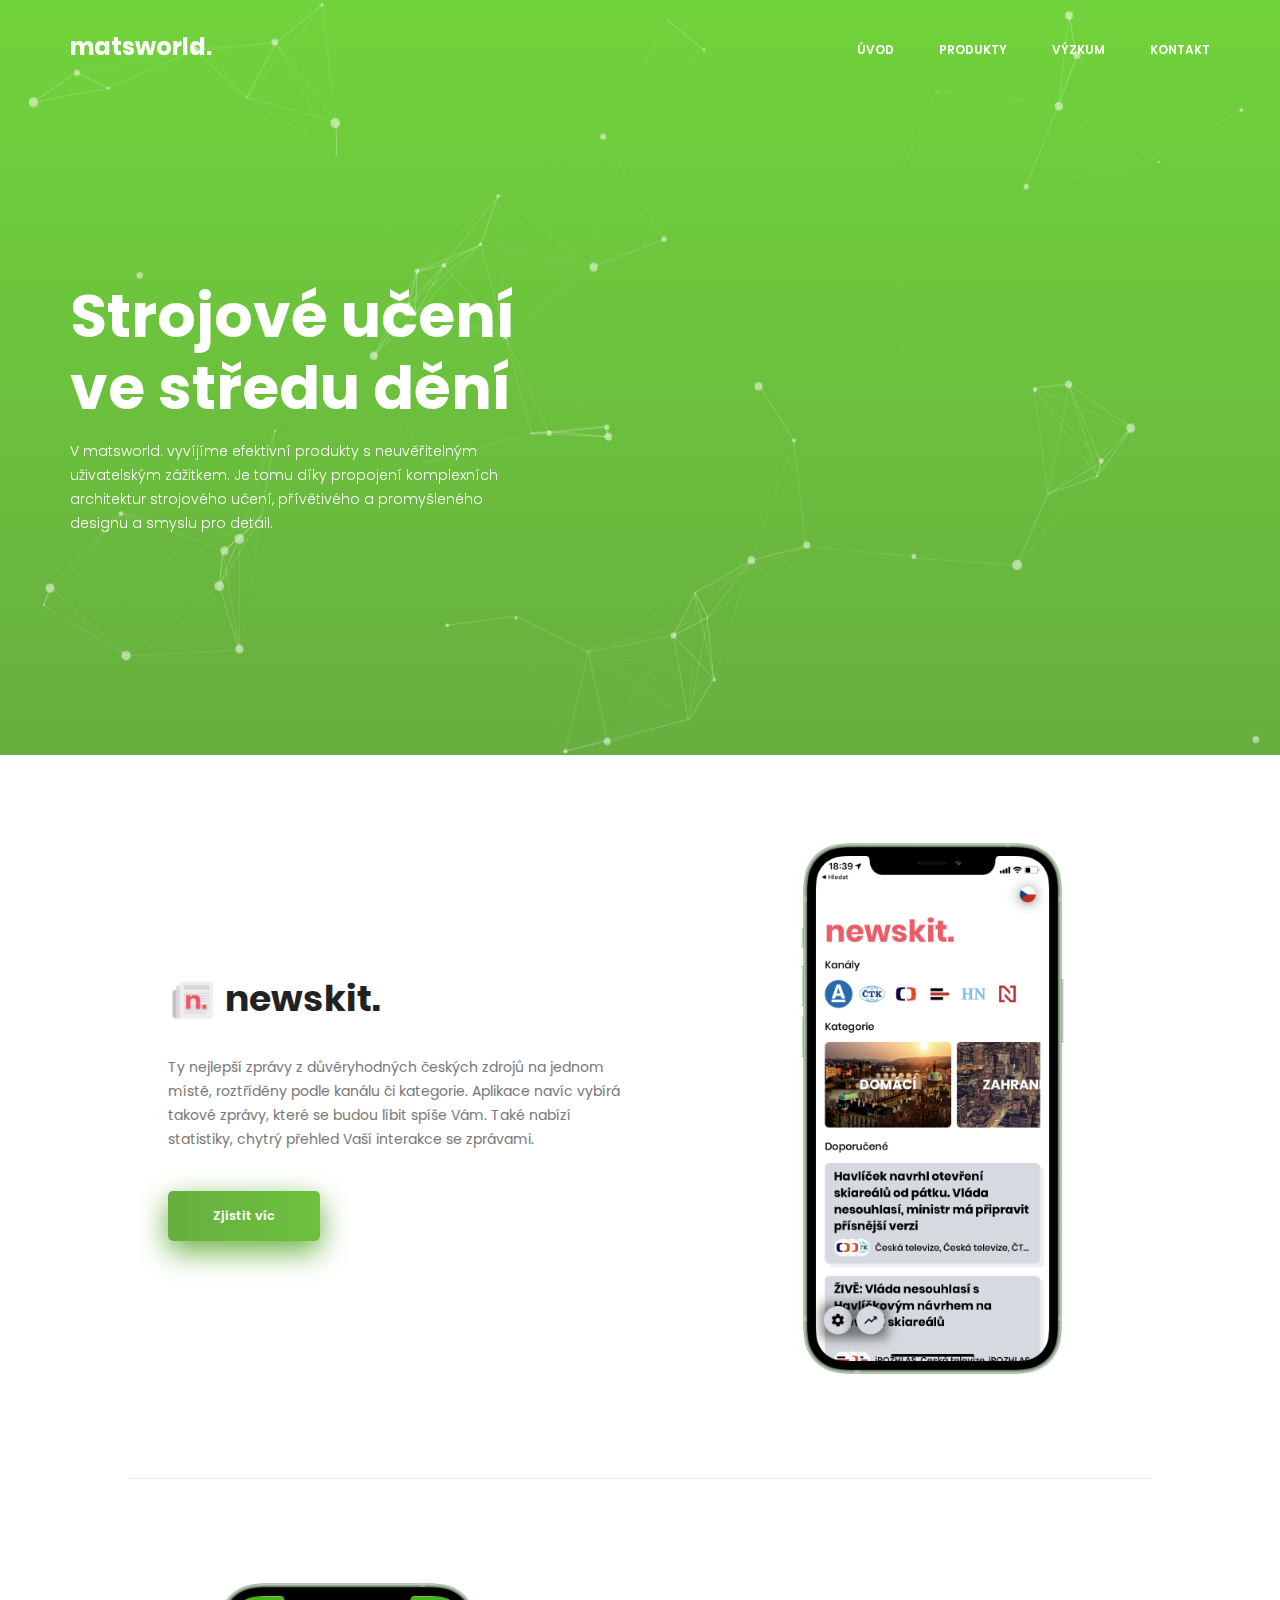
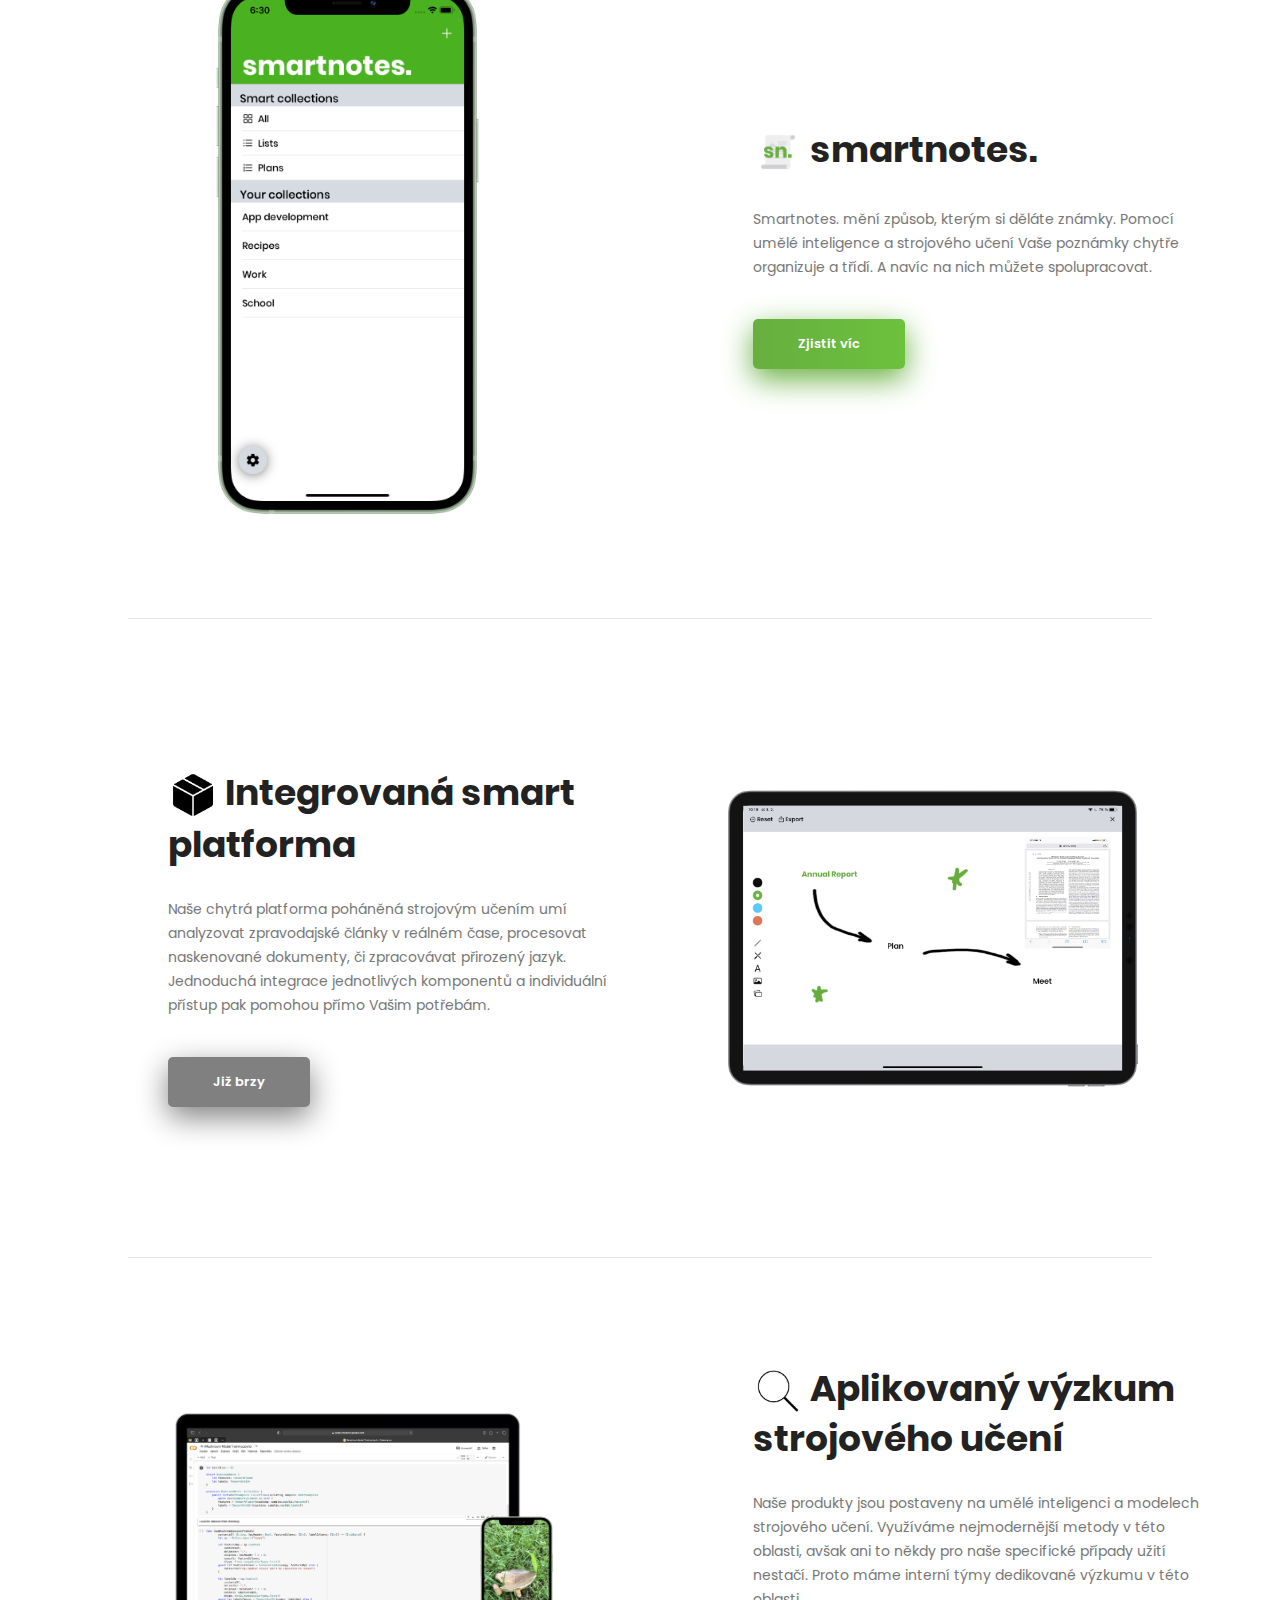
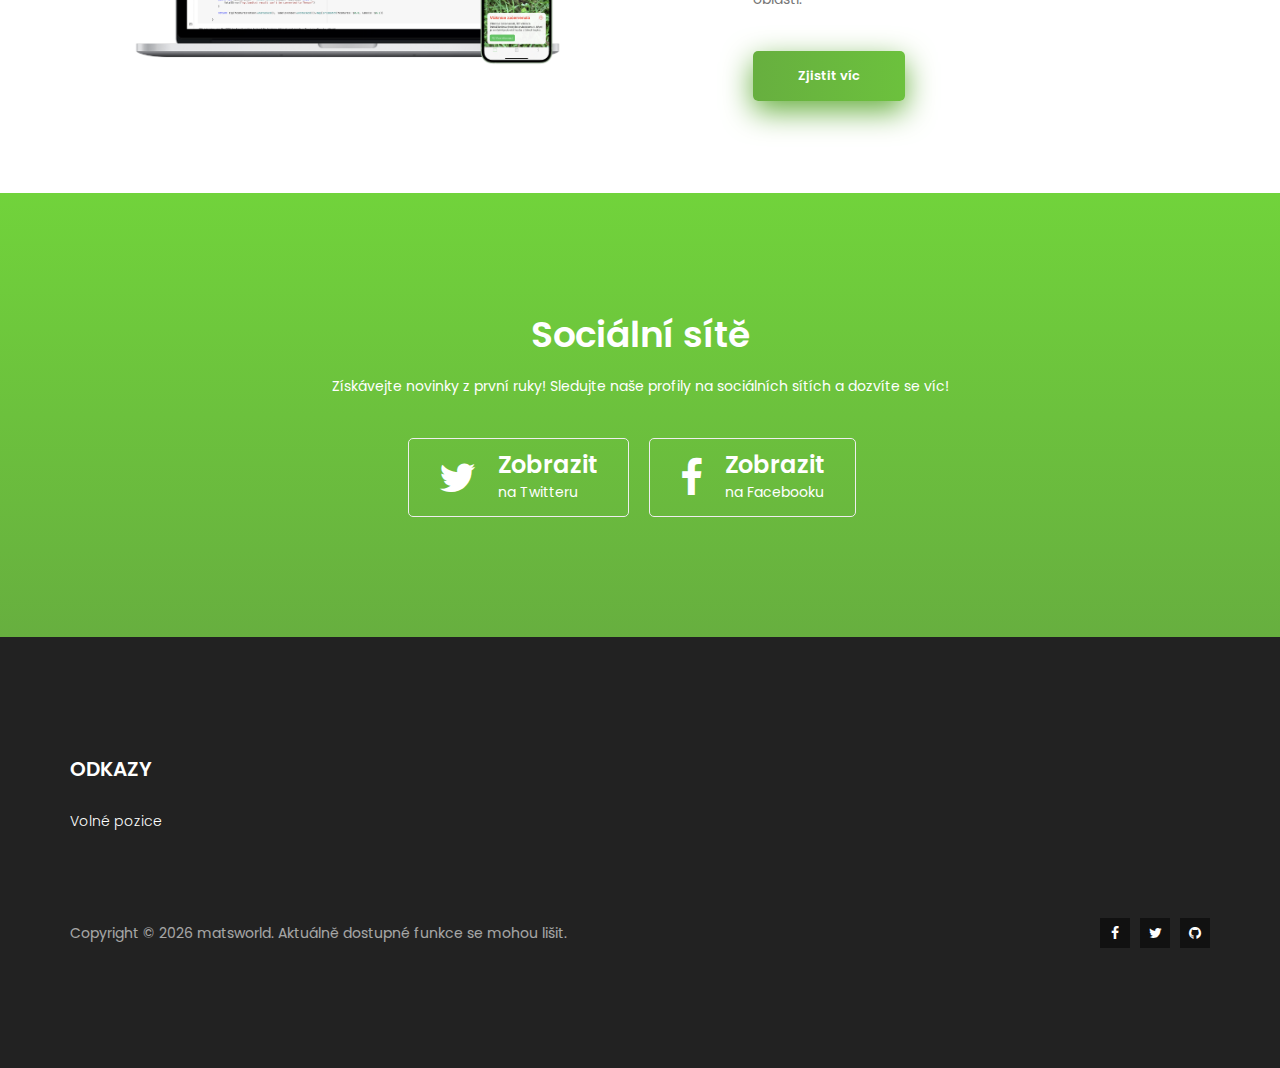
<file: index.html>
<!doctype html>
<html lang="cs">
<head>

  <!-- Global site tag (gtag.js) - Google Analytics -->
  <script async src="https://www.googletagmanager.com/gtag/js?id=G-ZQT83JGPE4"></script>
  <script>
    window.dataLayer = window.dataLayer || [];
    function gtag(){dataLayer.push(arguments);}
    gtag('js', new Date());

    gtag('config', 'G-ZQT83JGPE4');
  </script>
  <!-- Required meta tags -->

  <!-- Required meta tags -->
  <meta charset="utf-8">
  <meta name="viewport" content="width=device-width, initial-scale=1, shrink-to-fit=no">
  <link rel="icon" href="img/favicon.png" type="image/png">
  <title>matsworld. </title>
  <!-- Bootstrap CSS -->
  <link rel="stylesheet" href="css/bootstrap.css">
  <link rel="stylesheet" href="vendors/linericon/style.css">
  <link rel="stylesheet" href="css/font-awesome.min.css">
  <link rel="stylesheet" href="vendors/owl-carousel/owl.carousel.min.css">
  <link rel="stylesheet" href="vendors/lightbox/simpleLightbox.css">
  <link rel="stylesheet" href="vendors/nice-select/css/nice-select.css">
  <link rel="stylesheet" href="vendors/animate-css/animate.css">
  <link rel="stylesheet" href="vendors/popup/magnific-popup.css">
  <!-- main css -->
  <link rel="stylesheet" href="css/style.css">
  <link rel="stylesheet" href="css/responsive.css">
  <link href="https://fonts.googleapis.com/css?family=Poppins&display=swap" rel="stylesheet">
</head>
<body data-spy="scroll" data-target="#mainNav" data-offset="70">

  <!--================Header Menu Area =================-->
  <header class="header_area">
    <div class="main_menu" id="mainNav">
      <nav class="navbar navbar-expand-lg navbar-light">
        <div class="container">
          <!-- Brand and toggle get grouped for better mobile display -->
          <a class="navbar-brand logo_h" href="index.html"><h3 style="color: white; font-family: poppinsHeavy; margin-top: 3px;">matsworld.</h3></a>
          <button class="navbar-toggler" type="button" data-toggle="collapse" data-target="#navbarSupportedContent" aria-controls="navbarSupportedContent" aria-expanded="false" aria-label="Toggle navigation">
            <span class="icon-bar"></span>
            <span class="icon-bar"></span>
            <span class="icon-bar"></span>
          </button>
          <!-- Collect the nav links, forms, and other content for toggling -->
          <div class="collapse navbar-collapse offset" id="navbarSupportedContent">
            <ul class="nav navbar-nav menu_nav ml-auto">
              <li class="nav-item active"><a class="nav-link" href="index.html">Úvod</a></li>
              <li class="nav-item"><a class="nav-link" href="products.html">Produkty</a></li>
              <li class="nav-item"><a class="nav-link" href="research.html">Výzkum</a>
                <li class="nav-item"><a class="nav-link" href="contact.html">Kontakt</a></li>
              </ul>
            </div>
          </div>
        </nav>
      </div>
    </header>
    <!--================Header Menu Area =================-->

    <!--================Home Banner Area =================-->
    <section class="home_banner_area" id="home" style="position: relative;">
      <div id="particles-js" style="position: absolute; top: 0; left: 0; z-index: -100; width:100%; height: 100%; background: linear-gradient(0deg, rgba(103, 175, 63,1) 0%, rgba(113, 211, 59,1) 100%);"></div>
      <div class="banner_inner" style="position: relative; z-index: 100;">

        <div class="container">
          <div class="row banner_content" style="padding-top: 140px; padding-bottom: 40px;">
            <div class="col-lg-9">
              <h2>Strojové učení <br />ve středu dění</h2>
              <p>V matsworld. vyvíjíme efektivní produkty s neuvěřitelným uživatelským zážitkem. Je tomu díky propojení komplexních architektur strojového učení, přívětivého a promyšleného designu a smyslu pro detail.</p>
              <div class="app_btn_area">
                <a href="https://itunes.apple.com/us/app/newskit/id1450728417">

                </div>
              </a>
            </div>

          </div>
        </div>

      </div>
    </div>
  </section>

  <script src="js/particles.js"></script>
  <script src="js/app.js"></script>
  <!--================End Home Banner Area =================-->

  <section class="interior_area interior_two">
    <div class="container">
      <div class="interior_inner row">
        <div class="col-lg-5 offset-lg-1">
          <div class="interior_text">
            <h4 style="font-family: poppinsHeavy !important; font-weight: 100;"><img src="img/icon/nk.png" width="50px"> newskit.</h4>
            <p>Ty nejlepší zprávy z důvěryhodných českých zdrojů na jednom místě, roztříděny podle kanálu či kategorie. Aplikace navíc vybírá takové zprávy, které se budou líbit spíše Vám. Také nabízí statistiky, chytrý přehled Vaší interakce se zprávami.</p>
            <a class="main_btn" href="prod_newskit.html">Zjistit víc</a>
          </div>
        </div>
        <div class="col-lg-6" style="text-align: center;">
          <img class="img-fluid screenshotImage" src="img/feature/newskit/0.png" alt="">
        </div>
      </div>
    </div>
  </section>

  <hr width="80%">

  <!--================Interior Area =================-->
  <section class="interior_area interior_two">
    <div class="container">
      <div class="interior_inner row">
        <div class="col-lg-6" style="text-align: center;">
          <img class="img-fluid screenshotImage" src="img/feature/smartnotes/0.png" alt="">
        </div>
        <div class="col-lg-5 offset-lg-1">
          <div class="interior_text">
            <h4 style="font-family: poppinsHeavy !important; font-weight: 100;"><img src="img/icon/sn.png" width="50px"> smartnotes.</h4>
            <p>Smartnotes. mění způsob, kterým si děláte známky. Pomocí umělé inteligence a strojového učení Vaše poznámky chytře organizuje a třídí. A navíc na nich můžete spolupracovat.</p>
            <a class="main_btn" href="prod_smartnotes.html">Zjistit víc</a>
          </div>
        </div>
      </div>
    </div>
  </section>
  <!--================End Interior Area =================-->

  <hr width="80%">

  <section class="interior_area interior_two">
    <div class="container">
      <div class="interior_inner row">
        <div class="col-lg-5 offset-lg-1">
          <div class="interior_text">
            <h4 style="font-family: poppinsHeavy !important; font-weight: 100;"><img src="img/icon/black.cube.box.fill.png" width="50px"> Integrovaná smart platforma</h4>
            <p>Naše chytrá platforma poháněná strojovým učením umí analyzovat zpravodajské články v reálném čase, procesovat naskenované dokumenty, či zpracovávat přirozený jazyk. Jednoduchá integrace jednotlivých komponentů a individuální přístup pak pomohou přímo Vašim potřebám.</p>
            <a class="main_btn" href="" style="background: gray; pointer-events: none; cursor: default; box-shadow: 0px 10px 30px 0px gray; -webkit-box-shadow: 0px 10px 30px 0px gray;">Již brzy</a>
          </div>
        </div>
        <div class="col-lg-6" style="text-align: center;">
          <img class="img-fluid" src="img/feature/smartcanvas/0.png" alt="">
        </div>
      </div>
    </div>
  </section>

  <hr width="80%">

  <!--================Interior Area =================-->
  <section class="interior_area interior_two">
    <div class="container">
      <div class="interior_inner row">
        <div class="col-lg-6" style="text-align: center;">
          <img class="img-fluid" src="img/feature/mockup_research.png" alt="">
        </div>
        <div class="col-lg-5 offset-lg-1">
          <div class="interior_text">
            <h4 style="font-family: poppinsHeavy !important; font-weight: 100;"><img src="img/icon/black.magnifyingglass.png" width="50px"> Aplikovaný výzkum strojového učení</h4>
            <p>Naše produkty jsou postaveny na umělé inteligenci a modelech strojového učení. Využíváme nejmodernější metody v této oblasti, avšak ani to někdy pro naše specifické případy užití nestačí. Proto máme interní týmy dedikované výzkumu v této oblasti.</p>
            <a class="main_btn" href="research.html">Zjistit víc</a>
          </div>
        </div>
      </div>
    </div>
  </section>
  <!--================End Interior Area =================-->

  <!--================Download App Area =================-->
  <section class="download_app_area p_120" id="download">
    <div class="container">
      <div class="app_inner">
        <h2>Sociální sítě</h2>
        <p>Získávejte novinky z první ruky! Sledujte naše profily na sociálních sítích a dozvíte se víc!</p>
        <div class="app_btn_area">
          <a href="https://twitter.com/matsworld_io">
            <div class="app_btn">
              <div class="media">
                <div class="d-flex">
                  <i class="fa fa-twitter" aria-hidden="true"></i>
                </div>
                <div class="media-body">
                  <h4>Zobrazit</h4>
                  <p>na Twitteru</p>
                </div>
              </div>
            </div>
          </a>
          <a href="https://www.facebook.com/matsworld.io/">
            <div class="app_btn">
              <div class="media">
                <div class="d-flex">
                  <i class="fa fa-facebook" aria-hidden="true"></i>
                </div>
                <div class="media-body">
                  <h4>Zobrazit</h4>
                  <p>na Facebooku</p>
                </div>
              </div>
            </div>
          </a>
        </div>
      </div>
    </div>
  </section>
  <!--================End Download App Area =================-->

  <!--================ start footer Area  =================-->
  <footer class="footer-area p_120">
    <div class="container">
      <div class="row">
        <div class="col-lg-3  col-md-6 col-sm-6">
          <div class="single-footer-widget tp_widgets">
            <h6 class="footer_title">ODKAZY</h6>
            <ul class="list">
              <li><a href="jobs.html">Volné pozice</a></li>
            </ul>
          </div>
        </div>
      </div>
      <div class="row footer-bottom d-flex justify-content-between align-items-center">
        <p class="col-lg-8 col-md-8 footer-text m-0">
          Copyright &copy; <script>document.write(new Date().getFullYear());</script> matsworld. Aktuálně dostupné funkce se mohou lišit.
        </p>
        <div class="col-lg-4 col-md-4 footer-social">
          <a href="https://www.facebook.com/matsworld.io/"><i class="fa fa-facebook"></i></a>
          <a href="https://twitter.com/matsworld_io"><i class="fa fa-twitter"></i></a>
          <a href="https://github.com/matsworld-io"><i class="fa fa-github"></i></a>
        </div>
      </div>
    </div>
  </footer>
  <!--================ End footer Area  =================-->





  <!-- Optional JavaScript -->
  <!-- jQuery first, then Popper.js, then Bootstrap JS -->
  <script src="js/jquery-3.2.1.min.js"></script>
  <script src="js/popper.js"></script>
  <script src="js/bootstrap.min.js"></script>
  <script src="js/stellar.js"></script>
  <script src="vendors/lightbox/simpleLightbox.min.js"></script>
  <script src="vendors/nice-select/js/jquery.nice-select.min.js"></script>
  <script src="vendors/isotope/imagesloaded.pkgd.min.js"></script>
  <script src="vendors/isotope/isotope-min.js"></script>
  <script src="vendors/owl-carousel/owl.carousel.min.js"></script>
  <script src="js/jquery.ajaxchimp.min.js"></script>
  <script src="vendors/counter-up/jquery.waypoints.min.js"></script>
  <script src="vendors/counter-up/jquery.counterup.js"></script>
  <script src="js/mail-script.js"></script>
  <script src="vendors/popup/jquery.magnific-popup.min.js"></script>
  <script src="js/theme.js"></script>
</body>
</html>
</file>
<file: vendors/linericon/style.css>
@font-face {
	font-family: 'Linearicons-Free';
	src:url('fonts/Linearicons-Free.eot?w118d');
	src:url('fonts/Linearicons-Free.eot?#iefixw118d') format('embedded-opentype'),
		url('fonts/Linearicons-Free.woff2?w118d') format('woff2'),
		url('fonts/Linearicons-Free.woff?w118d') format('woff'),
		url('fonts/Linearicons-Free.ttf?w118d') format('truetype'),
		url('fonts/Linearicons-Free.svg?w118d#Linearicons-Free') format('svg');
	font-weight: normal;
	font-style: normal;
}

.lnr {
	font-family: 'Linearicons-Free';
	speak: none;
	font-style: normal;
	font-weight: normal;
	font-variant: normal;
	text-transform: none;
	line-height: 1;

	/* Better Font Rendering =========== */
	-webkit-font-smoothing: antialiased;
	-moz-osx-font-smoothing: grayscale;
}

.lnr-home:before {
	content: "\e800";
}
.lnr-apartment:before {
	content: "\e801";
}
.lnr-pencil:before {
	content: "\e802";
}
.lnr-magic-wand:before {
	content: "\e803";
}
.lnr-drop:before {
	content: "\e804";
}
.lnr-lighter:before {
	content: "\e805";
}
.lnr-poop:before {
	content: "\e806";
}
.lnr-sun:before {
	content: "\e807";
}
.lnr-moon:before {
	content: "\e808";
}
.lnr-cloud:before {
	content: "\e809";
}
.lnr-cloud-upload:before {
	content: "\e80a";
}
.lnr-cloud-download:before {
	content: "\e80b";
}
.lnr-cloud-sync:before {
	content: "\e80c";
}
.lnr-cloud-check:before {
	content: "\e80d";
}
.lnr-database:before {
	content: "\e80e";
}
.lnr-lock:before {
	content: "\e80f";
}
.lnr-cog:before {
	content: "\e810";
}
.lnr-trash:before {
	content: "\e811";
}
.lnr-dice:before {
	content: "\e812";
}
.lnr-heart:before {
	content: "\e813";
}
.lnr-star:before {
	content: "\e814";
}
.lnr-star-half:before {
	content: "\e815";
}
.lnr-star-empty:before {
	content: "\e816";
}
.lnr-flag:before {
	content: "\e817";
}
.lnr-envelope:before {
	content: "\e818";
}
.lnr-paperclip:before {
	content: "\e819";
}
.lnr-inbox:before {
	content: "\e81a";
}
.lnr-eye:before {
	content: "\e81b";
}
.lnr-printer:before {
	content: "\e81c";
}
.lnr-file-empty:before {
	content: "\e81d";
}
.lnr-file-add:before {
	content: "\e81e";
}
.lnr-enter:before {
	content: "\e81f";
}
.lnr-exit:before {
	content: "\e820";
}
.lnr-graduation-hat:before {
	content: "\e821";
}
.lnr-license:before {
	content: "\e822";
}
.lnr-music-note:before {
	content: "\e823";
}
.lnr-film-play:before {
	content: "\e824";
}
.lnr-camera-video:before {
	content: "\e825";
}
.lnr-camera:before {
	content: "\e826";
}
.lnr-picture:before {
	content: "\e827";
}
.lnr-book:before {
	content: "\e828";
}
.lnr-bookmark:before {
	content: "\e829";
}
.lnr-user:before {
	content: "\e82a";
}
.lnr-users:before {
	content: "\e82b";
}
.lnr-shirt:before {
	content: "\e82c";
}
.lnr-store:before {
	content: "\e82d";
}
.lnr-cart:before {
	content: "\e82e";
}
.lnr-tag:before {
	content: "\e82f";
}
.lnr-phone-handset:before {
	content: "\e830";
}
.lnr-phone:before {
	content: "\e831";
}
.lnr-pushpin:before {
	content: "\e832";
}
.lnr-map-marker:before {
	content: "\e833";
}
.lnr-map:before {
	content: "\e834";
}
.lnr-location:before {
	content: "\e835";
}
.lnr-calendar-full:before {
	content: "\e836";
}
.lnr-keyboard:before {
	content: "\e837";
}
.lnr-spell-check:before {
	content: "\e838";
}
.lnr-screen:before {
	content: "\e839";
}
.lnr-smartphone:before {
	content: "\e83a";
}
.lnr-tablet:before {
	content: "\e83b";
}
.lnr-laptop:before {
	content: "\e83c";
}
.lnr-laptop-phone:before {
	content: "\e83d";
}
.lnr-power-switch:before {
	content: "\e83e";
}
.lnr-bubble:before {
	content: "\e83f";
}
.lnr-heart-pulse:before {
	content: "\e840";
}
.lnr-construction:before {
	content: "\e841";
}
.lnr-pie-chart:before {
	content: "\e842";
}
.lnr-chart-bars:before {
	content: "\e843";
}
.lnr-gift:before {
	content: "\e844";
}
.lnr-diamond:before {
	content: "\e845";
}
.lnr-linearicons:before {
	content: "\e846";
}
.lnr-dinner:before {
	content: "\e847";
}
.lnr-coffee-cup:before {
	content: "\e848";
}
.lnr-leaf:before {
	content: "\e849";
}
.lnr-paw:before {
	content: "\e84a";
}
.lnr-rocket:before {
	content: "\e84b";
}
.lnr-briefcase:before {
	content: "\e84c";
}
.lnr-bus:before {
	content: "\e84d";
}
.lnr-car:before {
	content: "\e84e";
}
.lnr-train:before {
	content: "\e84f";
}
.lnr-bicycle:before {
	content: "\e850";
}
.lnr-wheelchair:before {
	content: "\e851";
}
.lnr-select:before {
	content: "\e852";
}
.lnr-earth:before {
	content: "\e853";
}
.lnr-smile:before {
	content: "\e854";
}
.lnr-sad:before {
	content: "\e855";
}
.lnr-neutral:before {
	content: "\e856";
}
.lnr-mustache:before {
	content: "\e857";
}
.lnr-alarm:before {
	content: "\e858";
}
.lnr-bullhorn:before {
	content: "\e859";
}
.lnr-volume-high:before {
	content: "\e85a";
}
.lnr-volume-medium:before {
	content: "\e85b";
}
.lnr-volume-low:before {
	content: "\e85c";
}
.lnr-volume:before {
	content: "\e85d";
}
.lnr-mic:before {
	content: "\e85e";
}
.lnr-hourglass:before {
	content: "\e85f";
}
.lnr-undo:before {
	content: "\e860";
}
.lnr-redo:before {
	content: "\e861";
}
.lnr-sync:before {
	content: "\e862";
}
.lnr-history:before {
	content: "\e863";
}
.lnr-clock:before {
	content: "\e864";
}
.lnr-download:before {
	content: "\e865";
}
.lnr-upload:before {
	content: "\e866";
}
.lnr-enter-down:before {
	content: "\e867";
}
.lnr-exit-up:before {
	content: "\e868";
}
.lnr-bug:before {
	content: "\e869";
}
.lnr-code:before {
	content: "\e86a";
}
.lnr-link:before {
	content: "\e86b";
}
.lnr-unlink:before {
	content: "\e86c";
}
.lnr-thumbs-up:before {
	content: "\e86d";
}
.lnr-thumbs-down:before {
	content: "\e86e";
}
.lnr-magnifier:before {
	content: "\e86f";
}
.lnr-cross:before {
	content: "\e870";
}
.lnr-menu:before {
	content: "\e871";
}
.lnr-list:before {
	content: "\e872";
}
.lnr-chevron-up:before {
	content: "\e873";
}
.lnr-chevron-down:before {
	content: "\e874";
}
.lnr-chevron-left:before {
	content: "\e875";
}
.lnr-chevron-right:before {
	content: "\e876";
}
.lnr-arrow-up:before {
	content: "\e877";
}
.lnr-arrow-down:before {
	content: "\e878";
}
.lnr-arrow-left:before {
	content: "\e879";
}
.lnr-arrow-right:before {
	content: "\e87a";
}
.lnr-move:before {
	content: "\e87b";
}
.lnr-warning:before {
	content: "\e87c";
}
.lnr-question-circle:before {
	content: "\e87d";
}
.lnr-menu-circle:before {
	content: "\e87e";
}
.lnr-checkmark-circle:before {
	content: "\e87f";
}
.lnr-cross-circle:before {
	content: "\e880";
}
.lnr-plus-circle:before {
	content: "\e881";
}
.lnr-circle-minus:before {
	content: "\e882";
}
.lnr-arrow-up-circle:before {
	content: "\e883";
}
.lnr-arrow-down-circle:before {
	content: "\e884";
}
.lnr-arrow-left-circle:before {
	content: "\e885";
}
.lnr-arrow-right-circle:before {
	content: "\e886";
}
.lnr-chevron-up-circle:before {
	content: "\e887";
}
.lnr-chevron-down-circle:before {
	content: "\e888";
}
.lnr-chevron-left-circle:before {
	content: "\e889";
}
.lnr-chevron-right-circle:before {
	content: "\e88a";
}
.lnr-crop:before {
	content: "\e88b";
}
.lnr-frame-expand:before {
	content: "\e88c";
}
.lnr-frame-contract:before {
	content: "\e88d";
}
.lnr-layers:before {
	content: "\e88e";
}
.lnr-funnel:before {
	content: "\e88f";
}
.lnr-text-format:before {
	content: "\e890";
}
.lnr-text-format-remove:before {
	content: "\e891";
}
.lnr-text-size:before {
	content: "\e892";
}
.lnr-bold:before {
	content: "\e893";
}
.lnr-italic:before {
	content: "\e894";
}
.lnr-underline:before {
	content: "\e895";
}
.lnr-strikethrough:before {
	content: "\e896";
}
.lnr-highlight:before {
	content: "\e897";
}
.lnr-text-align-left:before {
	content: "\e898";
}
.lnr-text-align-center:before {
	content: "\e899";
}
.lnr-text-align-right:before {
	content: "\e89a";
}
.lnr-text-align-justify:before {
	content: "\e89b";
}
.lnr-line-spacing:before {
	content: "\e89c";
}
.lnr-indent-increase:before {
	content: "\e89d";
}
.lnr-indent-decrease:before {
	content: "\e89e";
}
.lnr-pilcrow:before {
	content: "\e89f";
}
.lnr-direction-ltr:before {
	content: "\e8a0";
}
.lnr-direction-rtl:before {
	content: "\e8a1";
}
.lnr-page-break:before {
	content: "\e8a2";
}
.lnr-sort-alpha-asc:before {
	content: "\e8a3";
}
.lnr-sort-amount-asc:before {
	content: "\e8a4";
}
.lnr-hand:before {
	content: "\e8a5";
}
.lnr-pointer-up:before {
	content: "\e8a6";
}
.lnr-pointer-right:before {
	content: "\e8a7";
}
.lnr-pointer-down:before {
	content: "\e8a8";
}
.lnr-pointer-left:before {
	content: "\e8a9";
}
</file>
<file: vendors/nice-select/css/nice-select.css>
.nice-select {
  -webkit-tap-highlight-color: transparent;
  background-color: #fff;
  border-radius: 5px;
  border: solid 1px #e8e8e8;
  box-sizing: border-box;
  clear: both;
  cursor: pointer;
  display: block;
  float: left;
  font-family: inherit;
  font-size: 14px;
  font-weight: normal;
  height: 42px;
  line-height: 40px;
  outline: none;
  padding-left: 18px;
  padding-right: 30px;
  position: relative;
  text-align: left !important;
  -webkit-transition: all 0.2s ease-in-out;
  transition: all 0.2s ease-in-out;
  -webkit-user-select: none;
     -moz-user-select: none;
      -ms-user-select: none;
          user-select: none;
  white-space: nowrap;
  width: auto; }
  .nice-select:hover {
    border-color: #dbdbdb; }
  .nice-select:active, .nice-select.open, .nice-select:focus {
    border-color: #999; }
  .nice-select:after {
    border-bottom: 2px solid #999;
    border-right: 2px solid #999;
    content: '';
    display: block;
    height: 5px;
    margin-top: -4px;
    pointer-events: none;
    position: absolute;
    right: 12px;
    top: 50%;
    -webkit-transform-origin: 66% 66%;
        -ms-transform-origin: 66% 66%;
            transform-origin: 66% 66%;
    -webkit-transform: rotate(45deg);
        -ms-transform: rotate(45deg);
            transform: rotate(45deg);
    -webkit-transition: all 0.15s ease-in-out;
    transition: all 0.15s ease-in-out;
    width: 5px; }
  .nice-select.open:after {
    -webkit-transform: rotate(-135deg);
        -ms-transform: rotate(-135deg);
            transform: rotate(-135deg); }
  .nice-select.open .list {
    opacity: 1;
    pointer-events: auto;
    -webkit-transform: scale(1) translateY(0);
        -ms-transform: scale(1) translateY(0);
            transform: scale(1) translateY(0); }
  .nice-select.disabled {
    border-color: #ededed;
    color: #999;
    pointer-events: none; }
    .nice-select.disabled:after {
      border-color: #cccccc; }
  .nice-select.wide {
    width: 100%; }
    .nice-select.wide .list {
      left: 0 !important;
      right: 0 !important; }
  .nice-select.right {
    float: right; }
    .nice-select.right .list {
      left: auto;
      right: 0; }
  .nice-select.small {
    font-size: 12px;
    height: 36px;
    line-height: 34px; }
    .nice-select.small:after {
      height: 4px;
      width: 4px; }
    .nice-select.small .option {
      line-height: 34px;
      min-height: 34px; }
  .nice-select .list {
    background-color: #fff;
    border-radius: 5px;
    box-shadow: 0 0 0 1px rgba(68, 68, 68, 0.11);
    box-sizing: border-box;
    margin-top: 4px;
    opacity: 0;
    overflow: hidden;
    padding: 0;
    pointer-events: none;
    position: absolute;
    top: 100%;
    left: 0;
    -webkit-transform-origin: 50% 0;
        -ms-transform-origin: 50% 0;
            transform-origin: 50% 0;
    -webkit-transform: scale(0.75) translateY(-21px);
        -ms-transform: scale(0.75) translateY(-21px);
            transform: scale(0.75) translateY(-21px);
    -webkit-transition: all 0.2s cubic-bezier(0.5, 0, 0, 1.25), opacity 0.15s ease-out;
    transition: all 0.2s cubic-bezier(0.5, 0, 0, 1.25), opacity 0.15s ease-out;
    z-index: 9; }
    .nice-select .list:hover .option:not(:hover) {
      background-color: transparent !important; }
  .nice-select .option {
    cursor: pointer;
    font-weight: 400;
    line-height: 40px;
    list-style: none;
    min-height: 40px;
    outline: none;
    padding-left: 18px;
    padding-right: 29px;
    text-align: left;
    -webkit-transition: all 0.2s;
    transition: all 0.2s; }
    .nice-select .option:hover, .nice-select .option.focus, .nice-select .option.selected.focus {
      background-color: #f6f6f6; }
    .nice-select .option.selected {
      font-weight: bold; }
    .nice-select .option.disabled {
      background-color: transparent;
      color: #999;
      cursor: default; }

.no-csspointerevents .nice-select .list {
  display: none; }

.no-csspointerevents .nice-select.open .list {
  display: block; }
</file>
<file: css/style.css>
/*----------------------------------------------------
@File: Default Styles
@Author: Rocky Ahmed
@URL: http://wethemez.com
Author E-mail: rockybd1995@gmail.com

This file contains the styling for the actual theme, this
is the file you need to edit to change the look of the
theme.
---------------------------------------------------- */
/*=====================================================================
@Template Name: HostHub Construction
@Author: Rocky Ahmed
@Developed By: Rocky Ahmed
@Developer URL: http://rocky.wethemez.com
Author E-mail: rockybd1995@gmail.com

@Default Styles

Table of Content:
01/ Variables
02/ predefin
03/ header
04/ button
05/ banner
06/ breadcrumb
07/ about
08/ team
09/ project
10/ price
11/ team
12/ blog
13/ video
14/ features
15/ career
16/ contact
17/ footer

=====================================================================*/
/*----------------------------------------------------*/
/*font Variables*/
/*Color Variables*/
/*=================== fonts ====================*/
@import url("https://fonts.googleapis.com/css?family=Open+Sans:400,600,700|Roboto:300,300i,400,500,700");
/*---------------------------------------------------- */
/*----------------------------------------------------*/
@font-face {
    font-family: poppinsHeavy;
    src: url("../fonts/Poppins-Bold.ttf");
}

.list {
  list-style: none;
  margin: 0px;
  padding: 0px;
}

a {
  text-decoration: none;
  -webkit-transition: all 0.3s ease-in-out;
  -o-transition: all 0.3s ease-in-out;
  transition: all 0.3s ease-in-out;
}

a:hover, a:focus {
  text-decoration: none;
  outline: none;
}

.row.m0 {
  margin: 0px;
}

body {
  line-height: 24px;
  font-size: 14px;
  font-family: 'Poppins', sans-serif;
  font-weight: normal;
  color: #777777;
}

h1, h2, h3, h4, h5, h6 {
  font-family: 'Poppins', sans-serif;
  font-weight: 600;
}

button:focus {
  outline: none;
  -webkit-box-shadow: none;
  box-shadow: none;
}

.p_120 {
  padding-top: 120px;
  padding-bottom: 120px;
}

.pad_top {
  padding-top: 120px;
}

.mt-25 {
  margin-top: 25px;
}

.p0 {
  padding-left: 0px;
  padding-right: 0px;
}

@media (min-width: 1200px) {
  .container {
    max-width: 1170px;
  }
}

@media (min-width: 1620px) {
  .box_1620 {
    max-width: 1650px;
    margin: auto;
  }
}

/* Main Title Area css
============================================================================================ */
.main_title {
  text-align: center;
  margin-bottom: 75px;
}

.main_title h2 {
  font-family: 'Poppins', sans-serif;
  font-size: 36px;
  color: #222222;
  font-weight: 600;
  margin-bottom: 15px;
}

.main_title p {
  font-size: 14px;
  font-family: 'Poppins', sans-serif;
  line-height: 24px;
  color: #777777;
  margin-bottom: 0px;
  max-width: 570px;
  font-weight: normal;
  margin: auto;
}

.main_title.white h2 {
  color: #fff;
}

.main_title.white p {
  color: #fff;
  opacity: .6;
}

/* End Main Title Area css
============================================================================================ */
/*---------------------------------------------------- */
/*----------------------------------------------------*/
.header_area {
  position: absolute;
  width: 100%;
  top: 0;
  left: 0;
  z-index: 99;
  -webkit-transition: background 0.4s, all 0.3s linear;
  -o-transition: background 0.4s, all 0.3s linear;
  transition: background 0.4s, all 0.3s linear;
}

.header_area .navbar {
  background: transparent;
  padding: 0px;
  border: 0px;
  border-radius: 0px;
}

.header_area .navbar .nav .nav-item {
  margin-right: 45px;
}

.header_area .navbar .nav .nav-item .nav-link {
  font: 600 12px/100px "Poppins", sans-serif;
  text-transform: uppercase;
  color: #fff;
  padding: 0px;
  display: inline-block;
}

.header_area .navbar .nav .nav-item .nav-link:after {
  display: none;
}

.header_area .navbar .nav .nav-item.submenu {
  position: relative;
}

.header_area .navbar .nav .nav-item.submenu ul {
  border: none;
  padding: 0px;
  border-radius: 0px;
  -webkit-box-shadow: none;
  box-shadow: none;
  margin: 0px;
  background: #fff;
}

@media (min-width: 992px) {
  .header_area .navbar .nav .nav-item.submenu ul {
    position: absolute;
    top: 120%;
    left: 0px;
    min-width: 200px;
    text-align: left;
    opacity: 0;
    -webkit-transition: all 300ms ease-in;
    -o-transition: all 300ms ease-in;
    transition: all 300ms ease-in;
    visibility: hidden;
    display: block;
    border: none;
    padding: 0px;
    border-radius: 0px;
    -webkit-box-shadow: 0px 10px 30px 0px rgba(115, 73, 251, 0.3);
    box-shadow: 0px 10px 30px 0px rgba(115, 73, 251, 0.3);
  }
}

.header_area .navbar .nav .nav-item.submenu ul:before {
  content: "";
  width: 0;
  height: 0;
  border-style: solid;
  border-width: 10px 10px 0 10px;
  border-color: #eeeeee transparent transparent transparent;
  position: absolute;
  right: 24px;
  top: 45px;
  z-index: 3;
  opacity: 0;
  -webkit-transition: all 400ms linear;
  -o-transition: all 400ms linear;
  transition: all 400ms linear;
}

.header_area .navbar .nav .nav-item.submenu ul .nav-item {
  display: block;
  float: none;
  margin-right: 0px;
  border-bottom: 1px solid #ededed;
  margin-left: 0px;
  -webkit-transition: all 0.4s linear;
  -o-transition: all 0.4s linear;
  transition: all 0.4s linear;
}

.header_area .navbar .nav .nav-item.submenu ul .nav-item .nav-link {
  line-height: 45px;
  color: #222222;
  padding: 0px 30px;
  -webkit-transition: all 150ms linear;
  -o-transition: all 150ms linear;
  transition: all 150ms linear;
  display: block;
  margin-right: 0px;
}

.header_area .navbar .nav .nav-item.submenu ul .nav-item:last-child {
  border-bottom: none;
}

.header_area .navbar .nav .nav-item.submenu ul .nav-item:hover .nav-link {
  background-image: -moz-linear-gradient(0deg, #67af3f 0%, #71d33b 100%);
  background-image: -webkit-linear-gradient(0deg, #67af3f 0%, #71d33b 100%);
  background-image: -ms-linear-gradient(0deg, #67af3f 0%, #71d33b 100%);
  color: #fff;
}

@media (min-width: 992px) {
  .header_area .navbar .nav .nav-item.submenu:hover ul {
    visibility: visible;
    opacity: 1;
    top: 100%;
  }
}

.header_area .navbar .nav .nav-item.submenu:hover ul .nav-item {
  margin-top: 0px;
}

.header_area .navbar .nav .nav-item:last-child {
  margin-right: 0px;
}

.header_area .navbar .search {
  font-size: 12px;
  line-height: 60px;
  display: inline-block;
  color: #222222;
  margin-left: 80px;
}

.header_area .navbar .search i {
  font-weight: 600;
}

.header_area.navbar_fixed .main_menu {
  position: fixed;
  width: 100%;
  top: -70px;
  left: 0;
  right: 0;
  background-image: -moz-linear-gradient(0deg, #67af3f 0%, #71d33b 100%);
  background-image: -webkit-linear-gradient(0deg, #67af3f 0%, #71d33b 100%);
  background-image: -ms-linear-gradient(0deg, #67af3f 0%, #71d33b 100%);
  -webkit-transform: translateY(70px);
  -ms-transform: translateY(70px);
  transform: translateY(70px);
  -webkit-transition: background 500ms ease, -webkit-transform 500ms ease;
  transition: background 500ms ease, -webkit-transform 500ms ease;
  -o-transition: transform 500ms ease, background 500ms ease;
  transition: transform 500ms ease, background 500ms ease;
  transition: transform 500ms ease, background 500ms ease, -webkit-transform 500ms ease;
  -webkit-transition: transform 500ms ease, background 500ms ease;
  -webkit-box-shadow: 0px 3px 16px 0px rgba(0, 0, 0, 0.1);
  box-shadow: 0px 3px 16px 0px rgba(0, 0, 0, 0.1);
}

.header_area.navbar_fixed .main_menu .navbar .nav .nav-item .nav-link {
  line-height: 70px;
}

.top_menu {
  background: #ec9d5f;
}

.top_menu .float-left a {
  line-height: 40px;
  display: inline-block;
  color: #fff;
  font-family: 'Poppins', sans-serif;
  text-transform: uppercase;
  font-size: 12px;
  margin-right: 50px;
  -webkit-transition: all 300ms linear 0s;
  -o-transition: all 300ms linear 0s;
  transition: all 300ms linear 0s;
}

.top_menu .float-left a:last-child {
  margin-right: 0px;
}

.top_menu .float-left a:hover {
  color: #6247ea;
}

.top_menu .float-right .pur_btn {
  background: #6247ea;
  color: #fff;
  font-family: 'Poppins', sans-serif;
  line-height: 40px;
  display: block;
  padding: 0px 40px;
  font-weight: 500;
  font-size: 12px;
}

/*---------------------------------------------------- */
/*----------------------------------------------------*/
/* Home Banner Area css
============================================================================================ */
.home_banner_area {
  z-index: 1;
  background: url(../img/banner/home-banner.jpg) no-repeat scroll center center;
  background-size: cover;
}

.home_banner_area .banner_inner {
  overflow: hidden;
  width: 100%;
  padding: 170px 0px 140px 0px;
}

.home_banner_area .banner_inner .banner_content {
  color: #fff;
}

.home_banner_area .banner_inner .banner_content .col-lg-9 {
  vertical-align: middle;
  -ms-flex-item-align: center;
  align-self: center;
}

.home_banner_area .banner_inner .banner_content h2 {
  font-size: 60px;
  font-weight: bold;
  font-family: 'Poppins', sans-serif;
  margin-bottom: 15px;
  margin-top: -30px;
}

.home_banner_area .banner_inner .banner_content p {
  color: #fff;
  font-family: 'Poppins', sans-serif;
  font-weight: 300;
  max-width: 450px;
  margin-bottom: 40px;
  font-size: 14px;
}

.home_banner_area .banner_inner .banner_content .banner_map_img {
  text-align: right;
}

.blog_banner {
  min-height: 780px;
  position: relative;
  z-index: 1;
  overflow: hidden;
  margin-bottom: 0px;
}

.blog_banner .banner_inner {
  background: #04091e;
  position: relative;
  overflow: hidden;
  width: 100%;
  min-height: 780px;
  z-index: 1;
}

.blog_banner .banner_inner .overlay {

  background: rgb(103, 175, 63);
  background: linear-gradient(0deg, rgba(103, 175, 63,1) 0%, rgba(113, 211, 59,1) 100%);
  opacity: .5;
  height: 125%;
  position: absolute;
  left: 0px;
  top: 0px;
  width: 100%;
  z-index: -1;
}

.blog_banner .banner_inner .blog_b_text {
  max-width: 700px;
  margin: auto;
  color: #fff;
  margin-top: 40px;
}

.blog_banner .banner_inner .blog_b_text h2 {
  font-size: 60px;
  font-weight: 500;
  font-family: 'Poppins', sans-serif;
  line-height: 66px;
  margin-bottom: 15px;
}

.blog_banner .banner_inner .blog_b_text p {
  font-size: 16px;
  margin-bottom: 35px;
}

.blog_banner .banner_inner .blog_b_text .white_bg_btn {
  line-height: 42px;
  padding: 0px 45px;
}

.banner_box {
  max-width: 1620px;
  margin: auto;
}

.banner_area {
  position: relative;
  z-index: 1;
  min-height: 400px;
  background-image: -moz-linear-gradient(0deg, rgba(188, 43, 255, 0.8) 0%, rgba(114, 73, 251, 0.8) 100%);
  background-image: -webkit-linear-gradient(0deg, rgba(188, 43, 255, 0.8) 0%, rgba(114, 73, 251, 0.8) 100%);
  background-image: -ms-linear-gradient(0deg, rgba(188, 43, 255, 0.8) 0%, rgba(114, 73, 251, 0.8) 100%);
}

.banner_area .banner_inner {
  position: relative;
  overflow: hidden;
  width: 100%;
  min-height: 400px;
  z-index: 1;
}

.banner_area .banner_inner .banner_content {
  margin-top: 85px;
}

.banner_area .banner_inner .banner_content h2 {
  color: #fff;
  font-size: 48px;
  font-family: 'Poppins', sans-serif;
  margin-bottom: 0px;
  font-weight: 500;
}

.banner_area .banner_inner .banner_content .page_link a {
  font-size: 14px;
  color: #fff;
  font-family: 'Poppins', sans-serif;
  margin-right: 32px;
  position: relative;
  text-transform: uppercase;
}

.banner_area .banner_inner .banner_content .page_link a:before {
  content: "\f0da";
  font: normal normal normal 14px/1 FontAwesome;
  position: absolute;
  right: -25px;
  top: 50%;
  -webkit-transform: translateY(-50%);
  -ms-transform: translateY(-50%);
  transform: translateY(-50%);
}

.banner_area .banner_inner .banner_content .page_link a:last-child {
  margin-right: 0px;
}

.banner_area .banner_inner .banner_content .page_link a:last-child:before {
  display: none;
}

/* End Home Banner Area css
============================================================================================ */
/*---------------------------------------------------- */
/*----------------------------------------------------*/
/* Home latest Blog Area css
============================================================================================ */
.l_news_item {
  background: #f9f9ff;
  padding: 60px 30px;
  border-radius: 5px;
  -webkit-transition: all 300ms linear 0s;
  -o-transition: all 300ms linear 0s;
  transition: all 300ms linear 0s;
}

.l_news_item .date {
  background: #ffffff;
  color: #777777;
  border: 1px solid #dddddd;
  padding: 0px 18px;
  display: inline-block;
  line-height: 28px;
  border-radius: 3px;
  margin-bottom: 22px;
}

.l_news_item h4 {
  font-size: 20px;
  font-family: 'Poppins', sans-serif;
  font-weight: 600;
  text-transform: uppercase;
  color: #222222;
  line-height: 30px;
  margin-bottom: 15px;
}

.l_news_item p {
  margin-bottom: 22px;
}

.l_news_item .post_view a {
  font-size: 14px;
  font-family: 'Poppins', sans-serif;
  font-weight: normal;
  color: #aaaaaa;
  margin-right: 20px;
}

.l_news_item .post_view a i {
  padding-right: 6px;
}

.l_news_item:hover {
  background: #fff;
  -webkit-box-shadow: 0px 10px 30px 0px rgba(0, 0, 0, 0.08);
  box-shadow: 0px 10px 30px 0px rgba(0, 0, 0, 0.08);
}

.l_news_item:hover .date {
  background-image: -moz-linear-gradient(0deg, #bc2bff 0%, #7249fb 100%);
  background-image: -webkit-linear-gradient(0deg, #bc2bff 0%, #7249fb 100%);
  background-image: -ms-linear-gradient(0deg, #bc2bff 0%, #7249fb 100%);
  color: #fff;
  border-color: #f9f9ff;
}

.l_news_item:hover h4 {
  background-image: -webkit-gradient(linear, left top, right top, color-stop(0, #bc2bff), color-stop(0.15, #bc2bff), color-stop(0.3, #7249fb), color-stop(0.45, #7249fb), color-stop(0.6, #7249fb), color-stop(0.75, #7249fb), color-stop(0.9, #7249fb), color-stop(1, #7249fb));
  background-image: gradient(linear, left top, right top, color-stop(0, #bc2bff), color-stop(0.15, #bc2bff), color-stop(0.3, #7249fb), color-stop(0.45, #7249fb), color-stop(0.6, #7249fb), color-stop(0.75, #7249fb), color-stop(0.9, #7249fb), color-stop(1, #7249fb));
  color: transparent;
  -webkit-background-clip: text;
  background-clip: text;
}

/* End Home latest Blog Area css
============================================================================================ */
/* Causes Area css
============================================================================================ */
.causes_slider .owl-dots {
  text-align: center;
  margin-top: 80px;
}

.causes_slider .owl-dots .owl-dot {
  height: 14px;
  width: 14px;
  background: #eeeeee;
  display: inline-block;
  margin-right: 7px;
}

.causes_slider .owl-dots .owl-dot:last-child {
  margin-right: 0px;
}

.causes_slider .owl-dots .owl-dot.active {
  background: #6247ea;
}

.causes_item {
  background: #fff;
}

.causes_item .causes_img {
  position: relative;
}

.causes_item .causes_img .c_parcent {
  position: absolute;
  bottom: 0px;
  width: 100%;
  left: 0px;
  height: 3px;
  background: rgba(255, 255, 255, 0.5);
}

.causes_item .causes_img .c_parcent span {
  width: 70%;
  height: 3px;
  background: #6247ea;
  position: absolute;
  left: 0px;
  bottom: 0px;
}

.causes_item .causes_img .c_parcent span:before {
  content: "75%";
  position: absolute;
  right: -10px;
  bottom: 0px;
  background: #6247ea;
  color: #fff;
  padding: 0px 5px;
}

.causes_item .causes_text {
  padding: 30px 35px 40px 30px;
}

.causes_item .causes_text h4 {
  color: #222222;
  font-family: 'Poppins', sans-serif;
  font-size: 18px;
  font-weight: 600;
  margin-bottom: 15px;
  cursor: pointer;
}

.causes_item .causes_text h4:hover {
  color: #6247ea;
}

.causes_item .causes_text p {
  font-size: 14px;
  line-height: 24px;
  color: #777777;
  font-weight: 300;
  margin-bottom: 0px;
}

.causes_item .causes_bottom a {
  width: 50%;
  border: 1px solid #6247ea;
  text-align: center;
  float: left;
  line-height: 50px;
  background: #6247ea;
  color: #fff;
  font-family: 'Poppins', sans-serif;
  font-size: 14px;
  font-weight: 500;
}

.causes_item .causes_bottom a + a {
  border-color: #eeeeee;
  background: #fff;
  font-size: 14px;
  color: #222222;
}

/* End Causes Area css
============================================================================================ */
/*================= latest_blog_area css =============*/
.latest_blog_area {
  background: #f9f9ff;
}

.single-recent-blog-post {
  margin-bottom: 30px;
}

.single-recent-blog-post .thumb {
  overflow: hidden;
}

.single-recent-blog-post .thumb img {
  -webkit-transition: all 0.7s linear;
  -o-transition: all 0.7s linear;
  transition: all 0.7s linear;
}

.single-recent-blog-post .details {
  padding-top: 30px;
}

.single-recent-blog-post .details .sec_h4 {
  line-height: 24px;
  padding: 10px 0px 13px;
  -webkit-transition: all 0.3s linear;
  -o-transition: all 0.3s linear;
  transition: all 0.3s linear;
}

.single-recent-blog-post .details .sec_h4:hover {
  color: #777777;
}

.single-recent-blog-post .date {
  font-size: 14px;
  line-height: 24px;
  font-weight: 400;
}

.single-recent-blog-post:hover img {
  -webkit-transform: scale(1.23) rotate(10deg);
  -ms-transform: scale(1.23) rotate(10deg);
  transform: scale(1.23) rotate(10deg);
}

.tags .tag_btn {
  font-size: 12px;
  font-weight: 500;
  line-height: 20px;
  border: 1px solid #eeeeee;
  display: inline-block;
  padding: 1px 18px;
  text-align: center;
  color: #222222;
}

.tags .tag_btn:before {
  background: #6247ea;
}

.tags .tag_btn + .tag_btn {
  margin-left: 2px;
}

/*========= blog_categorie_area css ===========*/
.blog_categorie_area {
  padding-top: 80px;
  padding-bottom: 80px;
}

.categories_post {
  position: relative;
  text-align: center;
  cursor: pointer;
}

.categories_post img {
  max-width: 100%;
}

.categories_post .categories_details {
  position: absolute;
  top: 20px;
  left: 20px;
  right: 20px;
  bottom: 20px;
  background: rgba(34, 34, 34, 0.8);
  color: #fff;
  -webkit-transition: all 0.3s linear;
  -o-transition: all 0.3s linear;
  transition: all 0.3s linear;
  display: -webkit-box;
  display: -ms-flexbox;
  display: flex;
  -webkit-box-align: center;
  -ms-flex-align: center;
  align-items: center;
  -webkit-box-pack: center;
  -ms-flex-pack: center;
  justify-content: center;
}

.categories_post .categories_details h5 {
  margin-bottom: 0px;
  font-size: 18px;
  line-height: 26px;
  text-transform: uppercase;
  color: #fff;
  position: relative;
}

.categories_post .categories_details p {
  font-weight: 300;
  font-size: 14px;
  line-height: 26px;
  margin-bottom: 0px;
}

.categories_post .categories_details .border_line {
  margin: 10px 0px;
  background: #fff;
  width: 100%;
  height: 1px;
}

.categories_post:hover .categories_details {
  background-image: -moz-linear-gradient(0deg, rgba(188, 43, 255, 0.8) 0%, rgba(114, 73, 251, 0.8) 100%);
  background-image: -webkit-linear-gradient(0deg, rgba(188, 43, 255, 0.8) 0%, rgba(114, 73, 251, 0.8) 100%);
  background-image: -ms-linear-gradient(0deg, rgba(188, 43, 255, 0.8) 0%, rgba(114, 73, 251, 0.8) 100%);
  background-color: transparent;
}

/*============ blog_left_sidebar css ==============*/
.blog_item {
  margin-bottom: 40px;
}

.blog_info {
  padding-top: 30px;
}

.blog_info .post_tag {
  padding-bottom: 20px;
}

.blog_info .post_tag a {
  font: 300 14px/21px "Roboto", sans-serif;
  color: #222222;
}

.blog_info .post_tag a:hover {
  color: #777777;
}

.blog_info .post_tag a.active {
  color: #6247ea;
}

.blog_info .blog_meta li a {
  font: 300 14px/20px "Roboto", sans-serif;
  color: #777777;
  vertical-align: middle;
  padding-bottom: 12px;
  display: inline-block;
}

.blog_info .blog_meta li a i {
  color: #222222;
  font-size: 16px;
  font-weight: 600;
  padding-left: 15px;
  line-height: 20px;
  vertical-align: middle;
}

.blog_info .blog_meta li a:hover {
  color: #6247ea;
}

.blog_post img {
  max-width: 100%;
}

.blog_details {
  padding-top: 20px;
}

.blog_details h2 {
  font-size: 24px;
  line-height: 36px;
  color: #222222;
  font-weight: 600;
  -webkit-transition: all 0.3s linear;
  -o-transition: all 0.3s linear;
  transition: all 0.3s linear;
}

.blog_details h2:hover {
  color: #6247ea;
}

.blog_details p {
  margin-bottom: 26px;
}

.view_btn {
  font-size: 14px;
  line-height: 36px;
  display: inline-block;
  color: #222222;
  font-weight: 500;
  padding: 0px 30px;
  background: #fff;
}

.blog_right_sidebar {
  border: 1px solid #eeeeee;
  background: #fafaff;
  padding: 30px;
}

.blog_right_sidebar .widget_title {
  font-size: 18px;
  line-height: 25px;
  background-image: -moz-linear-gradient(0deg, #bc2bff 0%, #7249fb 100%);
  background-image: -webkit-linear-gradient(0deg, #bc2bff 0%, #7249fb 100%);
  background-image: -ms-linear-gradient(0deg, #bc2bff 0%, #7249fb 100%);
  text-align: center;
  color: #fff;
  padding: 8px 0px;
  margin-bottom: 30px;
}

.blog_right_sidebar .search_widget .input-group .form-control {
  font-size: 14px;
  line-height: 29px;
  border: 0px;
  width: 100%;
  font-weight: 300;
  color: #fff;
  padding-left: 20px;
  border-radius: 45px;
  z-index: 0;
  background-image: -moz-linear-gradient(0deg, #bc2bff 0%, #7249fb 100%);
  background-image: -webkit-linear-gradient(0deg, #bc2bff 0%, #7249fb 100%);
  background-image: -ms-linear-gradient(0deg, #bc2bff 0%, #7249fb 100%);
}

.blog_right_sidebar .search_widget .input-group .form-control.placeholder {
  color: #fff;
}

.blog_right_sidebar .search_widget .input-group .form-control:-moz-placeholder {
  color: #fff;
}

.blog_right_sidebar .search_widget .input-group .form-control::-moz-placeholder {
  color: #fff;
}

.blog_right_sidebar .search_widget .input-group .form-control::-webkit-input-placeholder {
  color: #fff;
}

.blog_right_sidebar .search_widget .input-group .form-control:focus {
  -webkit-box-shadow: none;
  box-shadow: none;
}

.blog_right_sidebar .search_widget .input-group .btn-default {
  position: absolute;
  right: 20px;
  background: transparent;
  border: 0px;
  -webkit-box-shadow: none;
  box-shadow: none;
  font-size: 14px;
  color: #fff;
  padding: 0px;
  top: 50%;
  -webkit-transform: translateY(-50%);
  -ms-transform: translateY(-50%);
  transform: translateY(-50%);
  z-index: 1;
}

.blog_right_sidebar .author_widget {
  text-align: center;
}

.blog_right_sidebar .author_widget h4 {
  font-size: 18px;
  line-height: 20px;
  color: #222222;
  margin-bottom: 5px;
  margin-top: 30px;
}

.blog_right_sidebar .author_widget p {
  margin-bottom: 0px;
}

.blog_right_sidebar .author_widget .social_icon {
  padding: 7px 0px 15px;
}

.blog_right_sidebar .author_widget .social_icon a {
  font-size: 14px;
  color: #222222;
  -webkit-transition: all 0.2s linear;
  -o-transition: all 0.2s linear;
  transition: all 0.2s linear;
}

.blog_right_sidebar .author_widget .social_icon a + a {
  margin-left: 20px;
}

.blog_right_sidebar .author_widget .social_icon a:hover {
  color: #6247ea;
}

.blog_right_sidebar .popular_post_widget .post_item .media-body {
  -webkit-box-pack: center;
  -ms-flex-pack: center;
  justify-content: center;
  -ms-flex-item-align: center;
  align-self: center;
  padding-left: 20px;
}

.blog_right_sidebar .popular_post_widget .post_item .media-body h3 {
  font-size: 14px;
  line-height: 20px;
  color: #222222;
  margin-bottom: 4px;
  -webkit-transition: all 0.3s linear;
  -o-transition: all 0.3s linear;
  transition: all 0.3s linear;
}

.blog_right_sidebar .popular_post_widget .post_item .media-body h3:hover {
  color: #6247ea;
}

.blog_right_sidebar .popular_post_widget .post_item .media-body p {
  font-size: 12px;
  line-height: 21px;
  margin-bottom: 0px;
}

.blog_right_sidebar .popular_post_widget .post_item + .post_item {
  margin-top: 20px;
}

.blog_right_sidebar .post_category_widget .cat-list li {
  border-bottom: 2px dotted #eee;
  -webkit-transition: all 0.3s ease 0s;
  -o-transition: all 0.3s ease 0s;
  transition: all 0.3s ease 0s;
  padding-bottom: 12px;
}

.blog_right_sidebar .post_category_widget .cat-list li a {
  font-size: 14px;
  line-height: 20px;
  color: #777;
}

.blog_right_sidebar .post_category_widget .cat-list li a p {
  margin-bottom: 0px;
}

.blog_right_sidebar .post_category_widget .cat-list li + li {
  padding-top: 15px;
}

.blog_right_sidebar .post_category_widget .cat-list li:hover {
  border-color: #6247ea;
}

.blog_right_sidebar .post_category_widget .cat-list li:hover a {
  color: #6247ea;
}

.blog_right_sidebar .newsletter_widget {
  text-align: center;
}

.blog_right_sidebar .newsletter_widget .form-group {
  margin-bottom: 8px;
}

.blog_right_sidebar .newsletter_widget .input-group-prepend {
  margin-right: -1px;
}

.blog_right_sidebar .newsletter_widget .input-group-text {
  background: #fff;
  border-radius: 0px;
  vertical-align: top;
  font-size: 12px;
  line-height: 36px;
  padding: 0px 0px 0px 15px;
  border: 1px solid #eeeeee;
  border-right: 0px;
}

.blog_right_sidebar .newsletter_widget .form-control {
  font-size: 12px;
  line-height: 24px;
  color: #cccccc;
  border: 1px solid #eeeeee;
  border-left: 0px;
  border-radius: 8px;
}

.blog_right_sidebar .newsletter_widget .form-control.placeholder {
  color: #cccccc;
}

.blog_right_sidebar .newsletter_widget .form-control:-moz-placeholder {
  color: #cccccc;
}

.blog_right_sidebar .newsletter_widget .form-control::-moz-placeholder {
  color: #cccccc;
}

.blog_right_sidebar .newsletter_widget .form-control::-webkit-input-placeholder {
  color: #cccccc;
}

.blog_right_sidebar .newsletter_widget .form-control:focus {
  outline: none;
  -webkit-box-shadow: none;
  box-shadow: none;
}

.blog_right_sidebar .newsletter_widget .bbtns {
  background-image: -moz-linear-gradient(0deg, #bc2bff 0%, #7249fb 100%);
  background-image: -webkit-linear-gradient(0deg, #bc2bff 0%, #7249fb 100%);
  background-image: -ms-linear-gradient(0deg, #bc2bff 0%, #7249fb 100%);
  color: #fff;
  font-size: 12px;
  line-height: 38px;
  display: inline-block;
  font-weight: 500;
  padding: 0px 24px 0px 24px;
  border-radius: 0;
}

.blog_right_sidebar .newsletter_widget .text-bottom {
  font-size: 12px;
}

.blog_right_sidebar .tag_cloud_widget ul li {
  display: inline-block;
}

.blog_right_sidebar .tag_cloud_widget ul li a {
  display: inline-block;
  border: 1px solid #eee;
  background: #fff;
  padding: 0px 13px;
  margin-bottom: 8px;
  -webkit-transition: all 0.3s ease 0s;
  -o-transition: all 0.3s ease 0s;
  transition: all 0.3s ease 0s;
  color: #222222;
  font-size: 12px;
}

.blog_right_sidebar .tag_cloud_widget ul li a:hover {
  background-image: -moz-linear-gradient(0deg, rgba(188, 43, 255, 0.8) 0%, rgba(114, 73, 251, 0.8) 100%);
  background-image: -webkit-linear-gradient(0deg, rgba(188, 43, 255, 0.8) 0%, rgba(114, 73, 251, 0.8) 100%);
  background-image: -ms-linear-gradient(0deg, rgba(188, 43, 255, 0.8) 0%, rgba(114, 73, 251, 0.8) 100%);
  color: #fff;
}

.blog_right_sidebar .br {
  width: 100%;
  height: 1px;
  background: #eeeeee;
  margin: 30px 0px;
}

.blog-pagination {
  padding-top: 25px;
  padding-bottom: 95px;
}

.blog-pagination .page-link {
  border-radius: 0;
}

.blog-pagination .page-item {
  border: none;
}

.page-link {
  background: transparent;
  font-weight: 400;
}

.blog-pagination .page-item.active .page-link {
  background-color: #6247ea;
  border-color: transparent;
  color: #fff;
}

.blog-pagination .page-link {
  position: relative;
  display: block;
  padding: 0.5rem 0.75rem;
  margin-left: -1px;
  line-height: 1.25;
  color: #8a8a8a;
  border: none;
}

.blog-pagination .page-link .lnr {
  font-weight: 600;
}

.blog-pagination .page-item:last-child .page-link,
.blog-pagination .page-item:first-child .page-link {
  border-radius: 0;
}

.blog-pagination .page-link:hover {
  color: #fff;
  text-decoration: none;
  background-color: #6247ea;
  border-color: #eee;
}

/*============ Start Blog Single Styles  =============*/
.single-post-area .social-links {
  padding-top: 10px;
}

.single-post-area .social-links li {
  display: inline-block;
  margin-bottom: 10px;
}

.single-post-area .social-links li a {
  color: #cccccc;
  padding: 7px;
  font-size: 14px;
  -webkit-transition: all 0.2s linear;
  -o-transition: all 0.2s linear;
  transition: all 0.2s linear;
}

.single-post-area .social-links li a:hover {
  color: #222222;
}

.single-post-area .blog_details {
  padding-top: 26px;
}

.single-post-area .blog_details p {
  margin-bottom: 10px;
}

.single-post-area .quotes {
  margin-top: 20px;
  margin-bottom: 30px;
  padding: 24px 35px 24px 30px;
  background-color: white;
  -webkit-box-shadow: -20.84px 21.58px 30px 0px rgba(176, 176, 176, 0.1);
  box-shadow: -20.84px 21.58px 30px 0px rgba(176, 176, 176, 0.1);
  font-size: 14px;
  line-height: 24px;
  color: #777;
  font-style: italic;
}

.single-post-area .arrow {
  position: absolute;
}

.single-post-area .arrow .lnr {
  font-size: 20px;
  font-weight: 600;
}

.single-post-area .thumb .overlay-bg {
  background: rgba(0, 0, 0, 0.8);
}

.single-post-area .navigation-area {
  border-top: 1px solid #eee;
  padding-top: 30px;
  margin-top: 60px;
}

.single-post-area .navigation-area p {
  margin-bottom: 0px;
}

.single-post-area .navigation-area h4 {
  font-size: 18px;
  line-height: 25px;
  color: #222222;
}

.single-post-area .navigation-area .nav-left {
  text-align: left;
}

.single-post-area .navigation-area .nav-left .thumb {
  margin-right: 20px;
  background: #000;
}

.single-post-area .navigation-area .nav-left .thumb img {
  -webkit-transition: all 300ms linear 0s;
  -o-transition: all 300ms linear 0s;
  transition: all 300ms linear 0s;
}

.single-post-area .navigation-area .nav-left .lnr {
  margin-left: 20px;
  opacity: 0;
  -webkit-transition: all 300ms linear 0s;
  -o-transition: all 300ms linear 0s;
  transition: all 300ms linear 0s;
}

.single-post-area .navigation-area .nav-left:hover .lnr {
  opacity: 1;
}

.single-post-area .navigation-area .nav-left:hover .thumb img {
  opacity: .5;
}

@media (max-width: 767px) {
  .single-post-area .navigation-area .nav-left {
    margin-bottom: 30px;
  }
}

.single-post-area .navigation-area .nav-right {
  text-align: right;
}

.single-post-area .navigation-area .nav-right .thumb {
  margin-left: 20px;
  background: #000;
}

.single-post-area .navigation-area .nav-right .thumb img {
  -webkit-transition: all 300ms linear 0s;
  -o-transition: all 300ms linear 0s;
  transition: all 300ms linear 0s;
}

.single-post-area .navigation-area .nav-right .lnr {
  margin-right: 20px;
  opacity: 0;
  -webkit-transition: all 300ms linear 0s;
  -o-transition: all 300ms linear 0s;
  transition: all 300ms linear 0s;
}

.single-post-area .navigation-area .nav-right:hover .lnr {
  opacity: 1;
}

.single-post-area .navigation-area .nav-right:hover .thumb img {
  opacity: .5;
}

@media (max-width: 991px) {
  .single-post-area .sidebar-widgets {
    padding-bottom: 0px;
  }
}

.comments-area {
  background: #fafaff;
  border: 1px solid #eee;
  padding: 50px 30px;
  margin-top: 50px;
}

@media (max-width: 414px) {
  .comments-area {
    padding: 50px 8px;
  }
}

.comments-area h4 {
  text-align: center;
  margin-bottom: 50px;
  color: #222222;
  font-size: 18px;
}

.comments-area h5 {
  font-size: 16px;
  margin-bottom: 0px;
}

.comments-area a {
  color: #222222;
}

.comments-area .comment-list {
  padding-bottom: 48px;
}

.comments-area .comment-list:last-child {
  padding-bottom: 0px;
}

.comments-area .comment-list.left-padding {
  padding-left: 25px;
}

@media (max-width: 413px) {
  .comments-area .comment-list .single-comment h5 {
    font-size: 12px;
  }
  .comments-area .comment-list .single-comment .date {
    font-size: 11px;
  }
  .comments-area .comment-list .single-comment .comment {
    font-size: 10px;
  }
}

.comments-area .thumb {
  margin-right: 20px;
}

.comments-area .date {
  font-size: 13px;
  color: #cccccc;
  margin-bottom: 13px;
}

.comments-area .comment {
  color: #777777;
  margin-bottom: 0px;
}

.comments-area .btn-reply {
  background-color: #fff;
  color: #222222;
  border: 1px solid #eee;
  padding: 2px 18px;
  font-size: 12px;
  display: block;
  font-weight: 600;
  -webkit-transition: all 300ms linear 0s;
  -o-transition: all 300ms linear 0s;
  transition: all 300ms linear 0s;
}

.comments-area .btn-reply:hover {
  background-color: #6247ea;
  color: #fff;
}

.comment-form {
  background: #fafaff;
  text-align: center;
  border: 1px solid #eee;
  padding: 47px 30px 43px;
  margin-top: 50px;
  margin-bottom: 40px;
}

.comment-form h4 {
  text-align: center;
  margin-bottom: 50px;
  font-size: 18px;
  line-height: 22px;
  color: #222222;
}

.comment-form .name {
  padding-left: 0px;
}

@media (max-width: 767px) {
  .comment-form .name {
    padding-right: 0px;
    margin-bottom: 1rem;
  }
}

.comment-form .email {
  padding-right: 0px;
}

@media (max-width: 991px) {
  .comment-form .email {
    padding-left: 0px;
  }
}

.comment-form .form-control {
  padding: 8px 20px;
  background: #fff;
  border: none;
  border-radius: 0px;
  width: 100%;
  font-size: 14px;
  color: #777777;
  border: 1px solid transparent;
}

.comment-form .form-control:focus {
  -webkit-box-shadow: none;
  box-shadow: none;
  border: 1px solid #eee;
}

.comment-form textarea.form-control {
  height: 140px;
  resize: none;
}

.comment-form ::-webkit-input-placeholder {
  /* Chrome/Opera/Safari */
  font-size: 13px;
  color: #777;
}

.comment-form ::-moz-placeholder {
  /* Firefox 19+ */
  font-size: 13px;
  color: #777;
}

.comment-form :-ms-input-placeholder {
  /* IE 10+ */
  font-size: 13px;
  color: #777;
}

.comment-form :-moz-placeholder {
  /* Firefox 18- */
  font-size: 13px;
  color: #777;
}

/*============ End Blog Single Styles  =============*/
/*---------------------------------------------------- */
/*----------------------------------------------------*/
/* Reservation Form Area css
============================================================================================ */
.reservation_form_area .res_form_inner {
  max-width: 555px;
  margin: auto;
  -webkit-box-shadow: 0px 10px 30px 0px rgba(153, 153, 153, 0.1);
  box-shadow: 0px 10px 30px 0px rgba(153, 153, 153, 0.1);
  padding: 75px 50px;
  position: relative;
}

.reservation_form_area .res_form_inner:before {
  content: "";
  background: url(../img/contact-shap-1.png);
  position: absolute;
  left: -125px;
  height: 421px;
  width: 98px;
  top: 50%;
  -webkit-transform: translateY(-50%);
  -ms-transform: translateY(-50%);
  transform: translateY(-50%);
}

.reservation_form_area .res_form_inner:after {
  content: "";
  background: url(../img/contact-shap-2.png);
  position: absolute;
  right: -125px;
  height: 421px;
  width: 98px;
  top: 50%;
  -webkit-transform: translateY(-50%);
  -ms-transform: translateY(-50%);
  transform: translateY(-50%);
}

.reservation_form .form-group input {
  height: 40px;
  border-radius: 0px;
  border: 1px solid #eeeeee;
  outline: none;
  -webkit-box-shadow: none;
  box-shadow: none;
  padding: 0px 15px;
  font-size: 13px;
  font-family: 'Poppins', sans-serif;
  font-weight: 300;
  color: #999999;
}

.reservation_form .form-group input.placeholder {
  font-size: 13px;
  font-family: 'Poppins', sans-serif;
  font-weight: 300;
  color: #999999;
}

.reservation_form .form-group input:-moz-placeholder {
  font-size: 13px;
  font-family: 'Poppins', sans-serif;
  font-weight: 300;
  color: #999999;
}

.reservation_form .form-group input::-moz-placeholder {
  font-size: 13px;
  font-family: 'Poppins', sans-serif;
  font-weight: 300;
  color: #999999;
}

.reservation_form .form-group input::-webkit-input-placeholder {
  font-size: 13px;
  font-family: 'Poppins', sans-serif;
  font-weight: 300;
  color: #999999;
}

.reservation_form .form-group .res_select {
  height: 40px;
  border: 1px solid #eeeeee;
  border-radius: 0px;
  width: 100%;
  padding: 0px 15px;
  line-height: 36px;
}

.reservation_form .form-group .res_select .current {
  font-size: 13px;
  font-family: 'Poppins', sans-serif;
  font-weight: 300;
  color: #999999;
}

.reservation_form .form-group .res_select:after {
  content: "\e874";
  font-family: 'Linearicons-Free';
  color: #cccccc;
  -webkit-transform: rotate(0deg);
  -ms-transform: rotate(0deg);
  transform: rotate(0deg);
  border: none;
  margin-top: -17px;
  font-size: 13px;
  right: 22px;
}

.reservation_form .form-group:last-child {
  text-align: center;
}

/* End Reservation Form Area css
============================================================================================ */
/*============== contact_area css ================*/
.mapBox {
  height: 420px;
  margin-bottom: 80px;
}

.contact_info .info_item {
  position: relative;
  padding-left: 45px;
}

.contact_info .info_item i {
  position: absolute;
  left: 0;
  top: 0;
  font-size: 20px;
  line-height: 24px;
  color: #6247ea;
  font-weight: 600;
}

.contact_info .info_item h6 {
  font-size: 16px;
  line-height: 24px;
  color: "Roboto", sans-serif;
  font-weight: bold;
  margin-bottom: 0px;
  color: #222222;
}

.contact_info .info_item h6 a {
  color: #222222;
}

.contact_info .info_item p {
  font-size: 14px;
  line-height: 24px;
  padding: 2px 0px;
}

.contact_form .form-group {
  margin-bottom: 10px;
}

.contact_form .form-group .form-control {
  font-size: 13px;
  line-height: 26px;
  color: #999;
  border: 1px solid #eeeeee;
  font-family: 'Poppins', sans-serif;
  border-radius: 8px;
  padding-left: 20px;
}

.contact_form .form-group .form-control:focus {
  -webkit-box-shadow: none;
  box-shadow: none;
  outline: none;
}

.contact_form .form-group .form-control.placeholder {
  color: #999;
}

.contact_form .form-group .form-control:-moz-placeholder {
  color: #999;
}

.contact_form .form-group .form-control::-moz-placeholder {
  color: #999;
}

.contact_form .form-group .form-control::-webkit-input-placeholder {
  color: #999;
}

.contact_form .form-group textarea {
  resize: none;
}

.contact_form .form-group textarea.form-control {
  height: 140px;
}

.contact_form .submit_btn {
  margin-top: 20px;
  cursor: pointer;
}

/* Contact Success and error Area css
============================================================================================ */
.modal-message .modal-dialog {
  position: absolute;
  top: 36%;
  left: 50%;
  -webkit-transform: translateX(-50%) translateY(-50%) !important;
  -ms-transform: translateX(-50%) translateY(-50%) !important;
  transform: translateX(-50%) translateY(-50%) !important;
  margin: 0px;
  max-width: 500px;
  width: 100%;
}

.modal-message .modal-dialog .modal-content .modal-header {
  text-align: center;
  display: block;
  border-bottom: none;
  padding-top: 50px;
  padding-bottom: 50px;
}

.modal-message .modal-dialog .modal-content .modal-header .close {
  position: absolute;
  right: -15px;
  top: -15px;
  padding: 0px;
  color: #fff;
  opacity: 1;
  cursor: pointer;
}

.modal-message .modal-dialog .modal-content .modal-header h2 {
  display: block;
  text-align: center;
  color: #6247ea;
  padding-bottom: 10px;
  font-family: 'Poppins', sans-serif;
}

.modal-message .modal-dialog .modal-content .modal-header p {
  display: block;
}

/* End Contact Success and error Area css
============================================================================================ */
/*---------------------------------------------------- */
/*----------------------------------------------------*/
/*============== Elements Area css ================*/
.mb-20 {
  margin-bottom: 20px;
}

.mb-30 {
  margin-bottom: 30px;
}

.sample-text-area {
  padding: 100px 0px;
}

.sample-text-area .title_color {
  margin-bottom: 30px;
}

.sample-text-area p {
  line-height: 26px;
}

.sample-text-area p b {
  font-weight: bold;
  color: #6247ea;
}

.sample-text-area p i {
  color: #6247ea;
  font-style: italic;
}

.sample-text-area p sup {
  color: #6247ea;
  font-style: italic;
}

.sample-text-area p sub {
  color: #6247ea;
  font-style: italic;
}

.sample-text-area p del {
  color: #6247ea;
}

.sample-text-area p u {
  color: #6247ea;
}

/*============== End Elements Area css ================*/
/*==============Elements Button Area css ================*/
.elements_button .title_color {
  margin-bottom: 30px;
  color: #222222;
}

.title_color {
  color: #222222;
}

.button-group-area {
  margin-top: 15px;
}

.button-group-area:nth-child(odd) {
  margin-top: 40px;
}

.button-group-area:first-child {
  margin-top: 0px;
}

.button-group-area .theme_btn {
  margin-right: 10px;
}

.button-group-area .white_btn {
  margin-right: 10px;
}

.button-group-area .link {
  text-decoration: underline;
  color: #222222;
  background: transparent;
}

.button-group-area .link:hover {
  color: #fff;
}

.button-group-area .disable {
  background: transparent;
  color: #007bff;
  cursor: not-allowed;
}

.button-group-area .disable:before {
  display: none;
}

.primary {
  background: #52c5fd;
}

.primary:before {
  background: #2faae6;
}

.success {
  background: #4cd3e3;
}

.success:before {
  background: #2ebccd;
}

.info {
  background: #38a4ff;
}

.info:before {
  background: #298cdf;
}

.warning {
  background: #f4e700;
}

.warning:before {
  background: #e1d608;
}

.danger {
  background: #f54940;
}

.danger:before {
  background: #e13b33;
}

.primary-border {
  background: transparent;
  border: 1px solid #52c5fd;
  color: #52c5fd;
}

.primary-border:before {
  background: #52c5fd;
}

.success-border {
  background: transparent;
  border: 1px solid #4cd3e3;
  color: #4cd3e3;
}

.success-border:before {
  background: #4cd3e3;
}

.info-border {
  background: transparent;
  border: 1px solid #38a4ff;
  color: #38a4ff;
}

.info-border:before {
  background: #38a4ff;
}

.warning-border {
  background: #fff;
  border: 1px solid #f4e700;
  color: #f4e700;
}

.warning-border:before {
  background: #f4e700;
}

.danger-border {
  background: transparent;
  border: 1px solid #f54940;
  color: #f54940;
}

.danger-border:before {
  background: #f54940;
}

.link-border {
  background: transparent;
  border: 1px solid #6247ea;
  color: #6247ea;
}

.link-border:before {
  background: #6247ea;
}

.radius {
  border-radius: 3px;
}

.circle {
  border-radius: 20px;
}

.arrow span {
  padding-left: 5px;
}

.e-large {
  line-height: 50px;
  padding-top: 0px;
  padding-bottom: 0px;
}

.large {
  line-height: 45px;
  padding-top: 0px;
  padding-bottom: 0px;
}

.medium {
  line-height: 30px;
  padding-top: 0px;
  padding-bottom: 0px;
}

.small {
  line-height: 25px;
  padding-top: 0px;
  padding-bottom: 0px;
}

.general {
  line-height: 38px;
  padding-top: 0px;
  padding-bottom: 0px;
}

/*==============End Elements Button Area css ================*/
/* =================================== */
/*  Elements Page Styles
/* =================================== */
/*---------- Start Elements Page -------------*/
.generic-banner {
  margin-top: 60px;
  text-align: center;
}

.generic-banner .height {
  height: 600px;
}

@media (max-width: 767.98px) {
  .generic-banner .height {
    height: 400px;
  }
}

.generic-banner .generic-banner-content h2 {
  line-height: 1.2em;
  margin-bottom: 20px;
}

@media (max-width: 991.98px) {
  .generic-banner .generic-banner-content h2 br {
    display: none;
  }
}

.generic-banner .generic-banner-content p {
  text-align: center;
  font-size: 16px;
}

@media (max-width: 991.98px) {
  .generic-banner .generic-banner-content p br {
    display: none;
  }
}

.generic-content h1 {
  font-weight: 600;
}

.about-generic-area {
  background: #fff;
}

.about-generic-area p {
  margin-bottom: 20px;
}

.white-bg {
  background: #fff;
}

.section-top-border {
  padding: 50px 0;
  border-top: 1px dotted #eee;
}

.switch-wrap {
  margin-bottom: 10px;
}

.switch-wrap p {
  margin: 0;
}

/*---------- End Elements Page -------------*/
.sample-text-area {
  padding: 100px 0 70px 0;
}

.sample-text {
  margin-bottom: 0;
}

.text-heading {
  margin-bottom: 30px;
  font-size: 24px;
}

.typo-list {
  margin-bottom: 10px;
}

@media (max-width: 767px) {
  .typo-sec {
    margin-bottom: 30px;
  }
}

@media (max-width: 767px) {
  .element-wrap {
    margin-top: 30px;
  }
}

b, sup, sub, u, del {
  color: #f8b600;
}

h1 {
  font-size: 36px;
}

h2 {
  font-size: 30px;
}

h3 {
  font-size: 24px;
}

h4 {
  font-size: 18px;
}

h5 {
  font-size: 16px;
}

h6 {
  font-size: 14px;
}

.typography h1, .typography h2, .typography h3, .typography h4, .typography h5, .typography h6 {
  color: #777777;
}

.button-area .border-top-generic {
  padding: 70px 15px;
  border-top: 1px dotted #eee;
}

.button-group-area .genric-btn {
  margin-right: 10px;
  margin-top: 10px;
}

.button-group-area .genric-btn:last-child {
  margin-right: 0;
}

.circle {
  border-radius: 20px;
}

.genric-btn {
  display: inline-block;
  outline: none;
  line-height: 40px;
  padding: 0 30px;
  font-size: .8em;
  text-align: center;
  text-decoration: none;
  font-weight: 500;
  cursor: pointer;
  -webkit-transition: all 0.3s ease 0s;
  -moz-transition: all 0.3s ease 0s;
  -o-transition: all 0.3s ease 0s;
  transition: all 0.3s ease 0s;
}

.genric-btn:focus {
  outline: none;
}

.genric-btn.e-large {
  padding: 0 40px;
  line-height: 50px;
}

.genric-btn.large {
  line-height: 45px;
}

.genric-btn.medium {
  line-height: 30px;
}

.genric-btn.small {
  line-height: 25px;
}

.genric-btn.radius {
  border-radius: 3px;
}

.genric-btn.circle {
  border-radius: 20px;
}

.genric-btn.arrow {
  display: -webkit-inline-box;
  display: -ms-inline-flexbox;
  display: inline-flex;
  -webkit-box-align: center;
  -ms-flex-align: center;
  align-items: center;
}

.genric-btn.arrow span {
  margin-left: 10px;
}

.genric-btn.default {
  color: #222222;
  background: #f9f9ff;
  border: 1px solid transparent;
}

.genric-btn.default:hover {
  border: 1px solid #f9f9ff;
  background: #fff;
}

.genric-btn.default-border {
  border: 1px solid #f9f9ff;
  background: #fff;
}

.genric-btn.default-border:hover {
  color: #222222;
  background: #f9f9ff;
  border: 1px solid transparent;
}

.genric-btn.primary {
  color: #fff;
  background: #f8b600;
  border: 1px solid transparent;
}

.genric-btn.primary:hover {
  color: #f8b600;
  border: 1px solid #f8b600;
  background: #fff;
}

.genric-btn.primary-border {
  color: #f8b600;
  border: 1px solid #f8b600;
  background: #fff;
}

.genric-btn.primary-border:hover {
  color: #fff;
  background: #f8b600;
  border: 1px solid transparent;
}

.genric-btn.success {
  color: #fff;
  background: #4cd3e3;
  border: 1px solid transparent;
}

.genric-btn.success:hover {
  color: #4cd3e3;
  border: 1px solid #4cd3e3;
  background: #fff;
}

.genric-btn.success-border {
  color: #4cd3e3;
  border: 1px solid #4cd3e3;
  background: #fff;
}

.genric-btn.success-border:hover {
  color: #fff;
  background: #4cd3e3;
  border: 1px solid transparent;
}

.genric-btn.info {
  color: #fff;
  background: #38a4ff;
  border: 1px solid transparent;
}

.genric-btn.info:hover {
  color: #38a4ff;
  border: 1px solid #38a4ff;
  background: #fff;
}

.genric-btn.info-border {
  color: #38a4ff;
  border: 1px solid #38a4ff;
  background: #fff;
}

.genric-btn.info-border:hover {
  color: #fff;
  background: #38a4ff;
  border: 1px solid transparent;
}

.genric-btn.warning {
  color: #fff;
  background: #f4e700;
  border: 1px solid transparent;
}

.genric-btn.warning:hover {
  color: #f4e700;
  border: 1px solid #f4e700;
  background: #fff;
}

.genric-btn.warning-border {
  color: #f4e700;
  border: 1px solid #f4e700;
  background: #fff;
}

.genric-btn.warning-border:hover {
  color: #fff;
  background: #f4e700;
  border: 1px solid transparent;
}

.genric-btn.danger {
  color: #fff;
  background: #f44a40;
  border: 1px solid transparent;
}

.genric-btn.danger:hover {
  color: #f44a40;
  border: 1px solid #f44a40;
  background: #fff;
}

.genric-btn.danger-border {
  color: #f44a40;
  border: 1px solid #f44a40;
  background: #fff;
}

.genric-btn.danger-border:hover {
  color: #fff;
  background: #f44a40;
  border: 1px solid transparent;
}

.genric-btn.link {
  color: #222222;
  background: #f9f9ff;
  text-decoration: underline;
  border: 1px solid transparent;
}

.genric-btn.link:hover {
  color: #222222;
  border: 1px solid #f9f9ff;
  background: #fff;
}

.genric-btn.link-border {
  color: #222222;
  border: 1px solid #f9f9ff;
  background: #fff;
  text-decoration: underline;
}

.genric-btn.link-border:hover {
  color: #222222;
  background: #f9f9ff;
  border: 1px solid transparent;
}

.genric-btn.disable {
  color: #222222, 0.3;
  background: #f9f9ff;
  border: 1px solid transparent;
  cursor: not-allowed;
}

.generic-blockquote {
  padding: 30px 50px 30px 30px;
  background: #fff;
  border-left: 2px solid #f8b600;
}

@media (max-width: 991px) {
  .progress-table-wrap {
    overflow-x: scroll;
  }
}

.progress-table {
  background: #fff;
  padding: 15px 0px 30px 0px;
  min-width: 800px;
}

.progress-table .serial {
  width: 11.83%;
  padding-left: 30px;
}

.progress-table .country {
  width: 28.07%;
}

.progress-table .visit {
  width: 19.74%;
}

.progress-table .percentage {
  width: 40.36%;
  padding-right: 50px;
}

.progress-table .table-head {
  display: -webkit-box;
  display: -ms-flexbox;
  display: flex;
}

.progress-table .table-head .serial, .progress-table .table-head .country, .progress-table .table-head .visit, .progress-table .table-head .percentage {
  color: #222222;
  line-height: 40px;
  text-transform: uppercase;
  font-weight: 500;
}

.progress-table .table-row {
  padding: 15px 0;
  border-top: 1px solid #edf3fd;
  display: -webkit-box;
  display: -ms-flexbox;
  display: flex;
}

.progress-table .table-row .serial, .progress-table .table-row .country, .progress-table .table-row .visit, .progress-table .table-row .percentage {
  display: -webkit-box;
  display: -ms-flexbox;
  display: flex;
  -webkit-box-align: center;
  -ms-flex-align: center;
  align-items: center;
}

.progress-table .table-row .country img {
  margin-right: 15px;
}

.progress-table .table-row .percentage .progress {
  width: 80%;
  border-radius: 0px;
  background: transparent;
}

.progress-table .table-row .percentage .progress .progress-bar {
  height: 5px;
  line-height: 5px;
}

.progress-table .table-row .percentage .progress .progress-bar.color-1 {
  background-color: #6382e6;
}

.progress-table .table-row .percentage .progress .progress-bar.color-2 {
  background-color: #e66686;
}

.progress-table .table-row .percentage .progress .progress-bar.color-3 {
  background-color: #f09359;
}

.progress-table .table-row .percentage .progress .progress-bar.color-4 {
  background-color: #73fbaf;
}

.progress-table .table-row .percentage .progress .progress-bar.color-5 {
  background-color: #73fbaf;
}

.progress-table .table-row .percentage .progress .progress-bar.color-6 {
  background-color: #6382e6;
}

.progress-table .table-row .percentage .progress .progress-bar.color-7 {
  background-color: #a367e7;
}

.progress-table .table-row .percentage .progress .progress-bar.color-8 {
  background-color: #e66686;
}

.single-gallery-image {
  margin-top: 30px;
  background-repeat: no-repeat !important;
  background-position: center center !important;
  background-size: cover !important;
  height: 200px;
  -webkit-transition: all 0.3s ease 0s;
  -moz-transition: all 0.3s ease 0s;
  -o-transition: all 0.3s ease 0s;
  transition: all 0.3s ease 0s;
}

.single-gallery-image:hover {
  opacity: .8;
}

.list-style {
  width: 14px;
  height: 14px;
}

.unordered-list li {
  position: relative;
  padding-left: 30px;
  line-height: 1.82em !important;
}

.unordered-list li:before {
  content: "";
  position: absolute;
  width: 14px;
  height: 14px;
  border: 3px solid #f8b600;
  background: #fff;
  top: 4px;
  left: 0;
  border-radius: 50%;
}

.ordered-list {
  margin-left: 30px;
}

.ordered-list li {
  list-style-type: decimal-leading-zero;
  color: #f8b600;
  font-weight: 500;
  line-height: 1.82em !important;
}

.ordered-list li span {
  font-weight: 300;
  color: #777777;
}

.ordered-list-alpha li {
  margin-left: 30px;
  list-style-type: lower-alpha;
  color: #f8b600;
  font-weight: 500;
  line-height: 1.82em !important;
}

.ordered-list-alpha li span {
  font-weight: 300;
  color: #777777;
}

.ordered-list-roman li {
  margin-left: 30px;
  list-style-type: lower-roman;
  color: #f8b600;
  font-weight: 500;
  line-height: 1.82em !important;
}

.ordered-list-roman li span {
  font-weight: 300;
  color: #777777;
}

.single-input {
  display: block;
  width: 100%;
  line-height: 40px;
  border: none;
  outline: none;
  background: #f9f9ff;
  padding: 0 20px;
}

.single-input:focus {
  outline: none;
}

.input-group-icon {
  position: relative;
}

.input-group-icon .icon {
  position: absolute;
  left: 20px;
  top: 0;
  line-height: 40px;
  z-index: 3;
}

.input-group-icon .icon i {
  color: #797979;
}

.input-group-icon .single-input {
  padding-left: 45px;
}

.single-textarea {
  display: block;
  width: 100%;
  line-height: 40px;
  border: none;
  outline: none;
  background: #f9f9ff;
  padding: 0 20px;
  height: 100px;
  resize: none;
}

.single-textarea:focus {
  outline: none;
}

.single-input-primary {
  display: block;
  width: 100%;
  line-height: 40px;
  border: 1px solid transparent;
  outline: none;
  background: #f9f9ff;
  padding: 0 20px;
}

.single-input-primary:focus {
  outline: none;
  border: 1px solid #f8b600;
}

.single-input-accent {
  display: block;
  width: 100%;
  line-height: 40px;
  border: 1px solid transparent;
  outline: none;
  background: #f9f9ff;
  padding: 0 20px;
}

.single-input-accent:focus {
  outline: none;
  border: 1px solid #eb6b55;
}

.single-input-secondary {
  display: block;
  width: 100%;
  line-height: 40px;
  border: 1px solid transparent;
  outline: none;
  background: #f9f9ff;
  padding: 0 20px;
}

.single-input-secondary:focus {
  outline: none;
  border: 1px solid #f09359;
}

.default-switch {
  width: 35px;
  height: 17px;
  border-radius: 8.5px;
  background: #fff;
  position: relative;
  cursor: pointer;
}

.default-switch input {
  position: absolute;
  left: 0;
  top: 0;
  right: 0;
  bottom: 0;
  width: 100%;
  height: 100%;
  opacity: 0;
  cursor: pointer;
}

.default-switch input + label {
  position: absolute;
  top: 1px;
  left: 1px;
  width: 15px;
  height: 15px;
  border-radius: 50%;
  background: #f8b600;
  -webkit-transition: all 0.2s;
  -moz-transition: all 0.2s;
  -o-transition: all 0.2s;
  transition: all 0.2s;
  -webkit-box-shadow: 0px 4px 5px 0px rgba(0, 0, 0, 0.2);
  box-shadow: 0px 4px 5px 0px rgba(0, 0, 0, 0.2);
  cursor: pointer;
}

.default-switch input:checked + label {
  left: 19px;
}

.single-element-widget {
  margin-bottom: 30px;
}

.primary-switch {
  width: 35px;
  height: 17px;
  border-radius: 8.5px;
  background: #fff;
  position: relative;
  cursor: pointer;
}

.primary-switch input {
  position: absolute;
  left: 0;
  top: 0;
  right: 0;
  bottom: 0;
  width: 100%;
  height: 100%;
  opacity: 0;
}

.primary-switch input + label {
  position: absolute;
  left: 0;
  top: 0;
  right: 0;
  bottom: 0;
  width: 100%;
  height: 100%;
}

.primary-switch input + label:before {
  content: "";
  position: absolute;
  left: 0;
  top: 0;
  right: 0;
  bottom: 0;
  width: 100%;
  height: 100%;
  background: transparent;
  border-radius: 8.5px;
  cursor: pointer;
  -webkit-transition: all 0.2s;
  -moz-transition: all 0.2s;
  -o-transition: all 0.2s;
  transition: all 0.2s;
}

.primary-switch input + label:after {
  content: "";
  position: absolute;
  top: 1px;
  left: 1px;
  width: 15px;
  height: 15px;
  border-radius: 50%;
  background: #fff;
  -webkit-transition: all 0.2s;
  -moz-transition: all 0.2s;
  -o-transition: all 0.2s;
  transition: all 0.2s;
  -webkit-box-shadow: 0px 4px 5px 0px rgba(0, 0, 0, 0.2);
  box-shadow: 0px 4px 5px 0px rgba(0, 0, 0, 0.2);
  cursor: pointer;
}

.primary-switch input:checked + label:after {
  left: 19px;
}

.primary-switch input:checked + label:before {
  background: #f8b600;
}

.confirm-switch {
  width: 35px;
  height: 17px;
  border-radius: 8.5px;
  background: #fff;
  position: relative;
  cursor: pointer;
}

.confirm-switch input {
  position: absolute;
  left: 0;
  top: 0;
  right: 0;
  bottom: 0;
  width: 100%;
  height: 100%;
  opacity: 0;
}

.confirm-switch input + label {
  position: absolute;
  left: 0;
  top: 0;
  right: 0;
  bottom: 0;
  width: 100%;
  height: 100%;
}

.confirm-switch input + label:before {
  content: "";
  position: absolute;
  left: 0;
  top: 0;
  right: 0;
  bottom: 0;
  width: 100%;
  height: 100%;
  background: transparent;
  border-radius: 8.5px;
  -webkit-transition: all 0.2s;
  -moz-transition: all 0.2s;
  -o-transition: all 0.2s;
  transition: all 0.2s;
  cursor: pointer;
}

.confirm-switch input + label:after {
  content: "";
  position: absolute;
  top: 1px;
  left: 1px;
  width: 15px;
  height: 15px;
  border-radius: 50%;
  background: #fff;
  -webkit-transition: all 0.2s;
  -moz-transition: all 0.2s;
  -o-transition: all 0.2s;
  transition: all 0.2s;
  -webkit-box-shadow: 0px 4px 5px 0px rgba(0, 0, 0, 0.2);
  box-shadow: 0px 4px 5px 0px rgba(0, 0, 0, 0.2);
  cursor: pointer;
}

.confirm-switch input:checked + label:after {
  left: 19px;
}

.confirm-switch input:checked + label:before {
  background: #4cd3e3;
}

.primary-checkbox {
  width: 16px;
  height: 16px;
  border-radius: 3px;
  background: #fff;
  position: relative;
  cursor: pointer;
}

.primary-checkbox input {
  position: absolute;
  left: 0;
  top: 0;
  right: 0;
  bottom: 0;
  width: 100%;
  height: 100%;
  opacity: 0;
}

.primary-checkbox input + label {
  position: absolute;
  left: 0;
  top: 0;
  right: 0;
  bottom: 0;
  width: 100%;
  height: 100%;
  border-radius: 3px;
  cursor: pointer;
  border: 1px solid #f1f1f1;
}

.single-defination h4 {
  color: #222222;
}

.primary-checkbox input:checked + label {
  background: url(../img/elements/primary-check.png) no-repeat center center/cover;
  border: none;
}

.confirm-checkbox {
  width: 16px;
  height: 16px;
  border-radius: 3px;
  background: #fff;
  position: relative;
  cursor: pointer;
}

.confirm-checkbox input {
  position: absolute;
  left: 0;
  top: 0;
  right: 0;
  bottom: 0;
  width: 100%;
  height: 100%;
  opacity: 0;
}

.confirm-checkbox input + label {
  position: absolute;
  left: 0;
  top: 0;
  right: 0;
  bottom: 0;
  width: 100%;
  height: 100%;
  border-radius: 3px;
  cursor: pointer;
  border: 1px solid #f1f1f1;
}

.confirm-checkbox input:checked + label {
  background: url(../img/elements/success-check.png) no-repeat center center/cover;
  border: none;
}

.disabled-checkbox {
  width: 16px;
  height: 16px;
  border-radius: 3px;
  background: #fff;
  position: relative;
  cursor: pointer;
}

.disabled-checkbox input {
  position: absolute;
  left: 0;
  top: 0;
  right: 0;
  bottom: 0;
  width: 100%;
  height: 100%;
  opacity: 0;
}

.disabled-checkbox input + label {
  position: absolute;
  left: 0;
  top: 0;
  right: 0;
  bottom: 0;
  width: 100%;
  height: 100%;
  border-radius: 3px;
  cursor: pointer;
  border: 1px solid #f1f1f1;
}

.disabled-checkbox input:disabled {
  cursor: not-allowed;
  z-index: 3;
}

.disabled-checkbox input:checked + label {
  background: url(../img/elements/disabled-check.png) no-repeat center center/cover;
  border: none;
}

.primary-radio {
  width: 16px;
  height: 16px;
  border-radius: 8px;
  background: #fff;
  position: relative;
  cursor: pointer;
}

.primary-radio input {
  position: absolute;
  left: 0;
  top: 0;
  right: 0;
  bottom: 0;
  width: 100%;
  height: 100%;
  opacity: 0;
}

.primary-radio input + label {
  position: absolute;
  left: 0;
  top: 0;
  right: 0;
  bottom: 0;
  width: 100%;
  height: 100%;
  border-radius: 8px;
  cursor: pointer;
  border: 1px solid #f1f1f1;
}

.primary-radio input:checked + label {
  background: url(../img/elements/primary-radio.png) no-repeat center center/cover;
  border: none;
}

.confirm-radio {
  width: 16px;
  height: 16px;
  border-radius: 8px;
  background: #fff;
  position: relative;
  cursor: pointer;
}

.confirm-radio input {
  position: absolute;
  left: 0;
  top: 0;
  right: 0;
  bottom: 0;
  width: 100%;
  height: 100%;
  opacity: 0;
}

.confirm-radio input + label {
  position: absolute;
  left: 0;
  top: 0;
  right: 0;
  bottom: 0;
  width: 100%;
  height: 100%;
  border-radius: 8px;
  cursor: pointer;
  border: 1px solid #f1f1f1;
}

.confirm-radio input:checked + label {
  background: url(../img/elements/success-radio.png) no-repeat center center/cover;
  border: none;
}

.disabled-radio {
  width: 16px;
  height: 16px;
  border-radius: 8px;
  background: #fff;
  position: relative;
  cursor: pointer;
}

.special-icon {
  box-sizing: border-box;
  margin-left: -46px;
}

.special-text {
  margin-top: -22px;
}

.disabled-radio input {
  position: absolute;
  left: 0;
  top: 0;
  right: 0;
  bottom: 0;
  width: 100%;
  height: 100%;
  opacity: 0;
}

.disabled-radio input + label {
  position: absolute;
  left: 0;
  top: 0;
  right: 0;
  bottom: 0;
  width: 100%;
  height: 100%;
  border-radius: 8px;
  cursor: pointer;
  border: 1px solid #f1f1f1;
}

.disabled-radio input:disabled {
  cursor: not-allowed;
  z-index: 3;
}

.unordered-list {
  list-style: none;
  padding: 0px;
  margin: 0px;
}

.ordered-list {
  list-style: none;
  padding: 0px;
}

.disabled-radio input:checked + label {
  background: url(../img/elements/disabled-radio.png) no-repeat center center/cover;
  border: none;
}

.default-select {
  height: 40px;
}

.default-select .nice-select {
  border: none;
  border-radius: 0px;
  height: 40px;
  background: #fff;
  padding-left: 20px;
  padding-right: 40px;
}

.default-select .nice-select .list {
  margin-top: 0;
  border: none;
  border-radius: 0px;
  -webkit-box-shadow: none;
  box-shadow: none;
  width: 100%;
  padding: 10px 0 10px 0px;
}

.default-select .nice-select .list .option {
  font-weight: 300;
  -webkit-transition: all 0.3s ease 0s;
  -moz-transition: all 0.3s ease 0s;
  -o-transition: all 0.3s ease 0s;
  transition: all 0.3s ease 0s;
  line-height: 28px;
  min-height: 28px;
  font-size: 12px;
  padding-left: 20px;
}

.default-select .nice-select .list .option.selected {
  color: #f8b600;
  background: transparent;
}

.default-select .nice-select .list .option:hover {
  color: #f8b600;
  background: transparent;
}

.default-select .current {
  margin-right: 50px;
  font-weight: 300;
}

.default-select .nice-select::after {
  right: 20px;
}

@media (max-width: 991px) {
  .left-align-p p {
    margin-top: 20px;
  }
}

.form-select {
  height: 40px;
  width: 100%;
}

.form-select .nice-select {
  border: none;
  border-radius: 0px;
  height: 40px;
  background: #f9f9ff !important;
  padding-left: 45px;
  padding-right: 40px;
  width: 100%;
}

.form-select .nice-select .list {
  margin-top: 0;
  border: none;
  border-radius: 0px;
  -webkit-box-shadow: none;
  box-shadow: none;
  width: 100%;
  padding: 10px 0 10px 0px;
}

.mt-10 {
  margin-top: 10px;
}

.form-select .nice-select .list .option {
  font-weight: 300;
  -webkit-transition: all 0.3s ease 0s;
  -moz-transition: all 0.3s ease 0s;
  -o-transition: all 0.3s ease 0s;
  transition: all 0.3s ease 0s;
  line-height: 28px;
  min-height: 28px;
  font-size: 12px;
  padding-left: 45px;
}

.form-select .nice-select .list .option.selected {
  color: #f8b600;
  background: transparent;
}

.form-select .nice-select .list .option:hover {
  color: #f8b600;
  background: transparent;
}

.form-select .current {
  margin-right: 50px;
  font-weight: 300;
}

.form-select .nice-select::after {
  right: 20px;
}

/*---------------------------------------------------- */
/*----------------------------------------------------*/
/* Main Button Area css
============================================================================================ */
.main_btn {
  padding: 0px 45px;
  background-image: -moz-linear-gradient(0deg, #67af3f 0%, #71d33b 100%);
  background-image: -webkit-linear-gradient(0deg, #67af3f 0%, #71d33b 100%);
  background-image: -ms-linear-gradient(0deg, #67af3f 0%, #71d33b 100%);
  background-size: 200% auto;
  z-index: 2;
  display: inline-block;
  -webkit-transition: all 400ms linear;
  -o-transition: all 400ms linear;
  transition: all 400ms linear;
  text-align: center;
  color: #fff;
  font-size: 13px;
  font-weight: 600;
  font-family: 'Poppins', sans-serif;
  line-height: 50px;
  border-radius: 5px;
  -webkit-box-shadow: 0px 10px 30px 0px rgba(103, 175, 63,1);
  box-shadow: 0px 10px 30px 0px rgba(103, 175, 63,1);
}

.main_btn:hover {
  background-position: right center;
  color: #fff;
}

.main_btn2 {
  display: inline-block;
  background: #f9f9ff;
  padding: 0px 45px;
  color: #222222;
  font-family: 'Poppins', sans-serif;
  font-size: 13px;
  font-weight: 600;
  line-height: 48px;
  border-radius: 5px;
  outline: none !important;
  -webkit-box-shadow: none !important;
  box-shadow: none !important;
  text-align: center;
  border: 1px solid #dddddd;
  cursor: pointer;
  -webkit-transition: color 0ms linear;
  -o-transition: color 0ms linear;
  transition: color 0ms linear;
}

.main_btn2:hover {
  background-image: -moz-linear-gradient(0deg, #bc2bff 0%, #7249fb 100%);
  background-image: -webkit-linear-gradient(0deg, #bc2bff 0%, #7249fb 100%);
  background-image: -ms-linear-gradient(0deg, #bc2bff 0%, #7249fb 100%);
  -webkit-box-shadow: 0px 10px 30px 0px rgba(115, 73, 251, 0.3);
  box-shadow: 0px 10px 30px 0px rgba(115, 73, 251, 0.3);
  color: #fff;
}

.submit_btn {
  width: auto;
  display: inline-block;
  background-image: -moz-linear-gradient(0deg, #67af3f 0%, #71d33b 100%);
  background-image: -webkit-linear-gradient(0deg, #67af3f 0%, #71d33b 100%);
  background-image: -ms-linear-gradient(0deg, #67af3f 0%, #71d33b 100%);
  background-size: 200% auto;
  padding: 0px 50px;
  color: #fff;
  font-family: 'Poppins', sans-serif;
  font-size: 13px;
  font-weight: 500;
  line-height: 50px;
  border-radius: 5px;
  outline: none !important;
  -webkit-box-shadow: none !important;
  box-shadow: none !important;
  text-align: center;
  cursor: pointer;
  -webkit-transition: all 300ms linear 0s;
  -o-transition: all 300ms linear 0s;
  transition: all 300ms linear 0s;
}

.submit_btn:hover {
  background-position: right center;
  color: #fff;
}

.white_btn {
  display: inline-block;
  background: #f9f9ff;
  padding: 0px 50px;
  color: #222222;
  font-family: 'Poppins', sans-serif;
  font-size: 12px;
  font-weight: 500;
  line-height: 50px;
  border-radius: 0px;
  outline: none !important;
  -webkit-box-shadow: none !important;
  box-shadow: none !important;
  text-align: center;
  cursor: pointer;
  -webkit-transition: all 300ms linear 0s;
  -o-transition: all 300ms linear 0s;
  transition: all 300ms linear 0s;
}

.white_btn:hover {
  background: #6247ea;
  color: #fff;
}

.banner_btn {
  padding: 0px 45px;
  line-height: 50px;
  background: #fff;
  color: #222222;
  display: inline-block;
  border-radius: 5px;
  font-size: 13px;
  font-family: 'Poppins', sans-serif;
  font-weight: 600;
  -webkit-transition: all 300ms linear 0s;
  -o-transition: all 300ms linear 0s;
  transition: all 300ms linear 0s;
}

.banner_btn:hover {
  color: #222222;
  -webkit-box-shadow: 0px 20px 20px 0px rgba(0, 0, 0, 0.1);
  box-shadow: 0px 20px 20px 0px rgba(0, 0, 0, 0.1);
}

.white_bg_btn {
  background: #fff;
  display: inline-block;
  color: #222222;
  line-height: 40px;
  padding: 0px 28px;
  font-size: 14px;
  font-family: 'Poppins', sans-serif;
  font-weight: 500;
  text-transform: uppercase;
  -webkit-transition: all 300ms linear 0s;
  -o-transition: all 300ms linear 0s;
  transition: all 300ms linear 0s;
  border: none;
}

.white_bg_btn:hover {
  background: #6247ea;
  color: #fff;
}

.blog_btn {
  border: 1px solid #eeeeee;
  background: #f9f9ff;
  padding: 0px 32px;
  font-size: 13px;
  font-weight: 500;
  font-family: 'Poppins', sans-serif;
  border-radius: 5px;
  color: #222222;
  line-height: 34px;
  display: inline-block;
}

.blog_btn:hover {
  background-image: -moz-linear-gradient(0deg, #bc2bff 0%, #7249fb 100%);
  background-image: -webkit-linear-gradient(0deg, #bc2bff 0%, #7249fb 100%);
  background-image: -ms-linear-gradient(0deg, #bc2bff 0%, #7249fb 100%);
  border-color: #fff;
  color: #fff;
}

/* End Main Button Area css
============================================================================================ */
/*---------------------------------------------------- */
/*----------------------------------------------------*/
/* Feature Area css
============================================================================================ */
.feature_item {
  -webkit-box-shadow: 0px 10px 30px 0px rgba(0, 0, 0, 0.08);
  box-shadow: 0px 10px 30px 0px rgba(0, 0, 0, 0.08);
  padding: 50px 30px;
  border-radius: 5px;
}

.feature_item img {
  margin-bottom: 35px;
}

.feature_item h4 {
  color: #222222;
  font-size: 20px;
  font-family: 'Poppins', sans-serif;
  font-weight: 600;
  margin-bottom: 15px;
}

.feature_item p {
  margin-bottom: 0px;
}

/* End Feature Area css
============================================================================================ */
/* End Feature Area css
============================================================================================ */
.interior_area {
  background: #f9faff;
  padding-top: 65px;
  padding-bottom: 65px;
}

.interior_area.interior_two {
  background: #fff;
}

.interior_inner .col-lg-5 {
  vertical-align: middle;
  -ms-flex-item-align: center;
  align-self: center;
}

.interior_inner .interior_text h4 {
  color: #222222;
  font-family: 'Poppins', sans-serif;
  font-weight: 600;
  line-height: 45px;
  font-size: 36px;
  margin-bottom: 30px;
}

.interior_inner .interior_text p {
  margin-bottom: 40px;
}

/* End Feature Area css
============================================================================================ */
/* Download App Area css
============================================================================================ */
.download_app_area {
  background: rgb(103, 175, 63);
  background: linear-gradient(0deg, rgba(103, 175, 63,1) 0%, rgba(113, 211, 59,1) 100%);
}

.app_inner {
  max-width: 780px;
  margin: auto;
  text-align: center;
}

.app_inner h2 {
  color: #fff;
  font-size: 36px;
  font-family: 'Poppins', sans-serif;
  font-weight: 600;
  margin-bottom: 18px;
}

.app_inner p {
  color: #fff;
  margin-bottom: 40px;
}

.app_btn_area .app_btn {
  display: inline-block;
  border: 1px solid #eeeeee;
  padding-top: 12px;
  padding-bottom: 12px;
  padding-left: 30px;
  padding-right: 30px;
  border-radius: 5px;
  margin-right: 16px;
  @inlcude transition;
}

.app_btn_area .app_btn:hover {
  background: #fff;
  -webkit-box-shadow: 0px 20px 20px 0px rgba(0, 0, 0, 0.1);
  box-shadow: 0px 20px 20px 0px rgba(0, 0, 0, 0.1);
}

.app_btn_area .app_btn:hover .media .d-flex i {
  background: rgb(103, 175, 63);
  background: linear-gradient(0deg, rgba(103, 175, 63,1) 0%, rgba(113, 211, 59,1) 100%);
  -webkit-background-clip: text;
  -webkit-text-fill-color: transparent;
}

.app_btn_area .app_btn:hover .media .media-body h4 {
  color: #222222;
}

.app_btn_area .app_btn:hover .media .media-body p {
  color: #222222;
}

.app_btn_area .media {
  text-align: left;
}

.app_btn_area .media .d-flex {
  vertical-align: middle;
  -ms-flex-item-align: center;
  align-self: center;
  padding-right: 22px;
}

.app_btn_area .media .d-flex i {
  font-size: 40px;
  color: #fff;
}

.app_btn_area .media .media-body {
  vertical-align: middle;
  -ms-flex-item-align: center;
  align-self: center;
  color: #fff;
}

.app_btn_area .media .media-body h4 {
  margin-bottom: 0px;
  color: #fff;
  font-size: 24px;
  font-family: 'Poppins', sans-serif;
  font-weight: 600;
  -webkit-transition: all 300ms linear 0s;
  -o-transition: all 300ms linear 0s;
  transition: all 300ms linear 0s;
}

.app_btn_area .media .media-body p {
  margin-bottom: 0px;
  font-size: 14px;
  font-family: 'Poppins', sans-serif;
  font-weight: normal;
  -webkit-transition: all 300ms linear 0s;
  -o-transition: all 300ms linear 0s;
  transition: all 300ms linear 0s;
}

/* End Download App Area css
============================================================================================ */
/*----------------------------------------------------*/
/*----------------------------------------------------*/
/* Video Area css
============================================================================================ */
.video_area {
  position: relative;
  text-align: center;
  margin-top: 65px;
  margin-bottom: 35px;
}

.video_area a {
  position: absolute;
  top: 50%;
  left: 50%;
  -webkit-transform: translateX(-50%) translateY(-50%);
  -ms-transform: translateX(-50%) translateY(-50%);
  transform: translateX(-50%) translateY(-50%);
}

/**
 * Simple fade transition,
 */
.mfp-fade.mfp-bg {
  opacity: 0;
  -webkit-transition: all 0.15s ease-out;
  -moz-transition: all 0.15s ease-out;
  -o-transition: all 0.15s ease-out;
  transition: all 0.15s ease-out;
}

.mfp-fade.mfp-bg.mfp-ready {
  opacity: 0.8;
}

.mfp-fade.mfp-bg.mfp-removing {
  opacity: 0;
}

.mfp-fade.mfp-wrap .mfp-content {
  opacity: 0;
  -webkit-transition: all 0.15s ease-out;
  -moz-transition: all 0.15s ease-out;
  -o-transition: all 0.15s ease-out;
  transition: all 0.15s ease-out;
}

.mfp-fade.mfp-wrap.mfp-ready .mfp-content {
  opacity: 1;
}

.mfp-fade.mfp-wrap.mfp-removing .mfp-content {
  opacity: 0;
}

/* End Video Area css
============================================================================================ */
/*---------------------------------------------------- */
/*----------------------------------------------------*/
/* Price Area css
============================================================================================ */
.price_area {
  background: #f9f9ff;
}

.price_item {
  background: #fff;
}

.price_item .price_head {
  overflow: hidden;
  border-bottom: 1px solid #eeeeee;
  padding: 40px;
}

.price_item .price_head h3 {
  color: #222222;
  font-size: 20px;
  font-family: 'Poppins', sans-serif;
  margin-bottom: 5px;
}

.price_item .price_head h2 {
  color: #222222;
  margin-bottom: 0px;
  font-weight: bold;
  font-size: 36px;
  font-family: 'Poppins', sans-serif;
}

.price_item .price_head p {
  margin-bottom: 0px;
}

.price_item .price_body {
  text-align: center;
  padding-top: 30px;
  padding-bottom: 30px;
}

.price_item .price_body .list li {
  margin-bottom: 10px;
}

.price_item .price_body .list li a {
  font-size: 14px;
  font-family: 'Poppins', sans-serif;
  font-weight: normal;
  color: #777777;
}

.price_item .price_body .list li:last-child {
  margin-bottom: 0px;
}

.price_item .price_footer {
  text-align: center;
  padding-bottom: 40px;
}

/* End Price Area css
============================================================================================ */
/*---------------------------------------------------- */
/*----------------------------------------------------*/
/* Testimonials Area css
============================================================================================ */
.testimonials_area {
  background: #f9f9ff;
  position: relative;
}

.testimonials_area .owl-prev, .testimonials_area .owl-next {
  position: absolute;
  right: 150px;
  background: #fff;
  font-size: 24px;
  color: #c1c1c1;
  padding-left: 10px;
  padding-right: 10px;
  -webkit-transition: all 300ms linear 0s;
  -o-transition: all 300ms linear 0s;
  transition: all 300ms linear 0s;
  cursor: pointer;
  -webkit-box-shadow: -14.142px 14.142px 20px 0px rgba(157, 157, 157, 0.2);
  box-shadow: -14.142px 14.142px 20px 0px rgba(157, 157, 157, 0.2);
}

.testimonials_area .owl-prev:hover, .testimonials_area .owl-next:hover {
  color: #222222;
}

.testimonials_area .owl-prev {
  bottom: 50%;
  padding-top: 15px;
  padding-bottom: 10px;
}

.testimonials_area .owl-prev:before {
  content: "";
  width: 28px;
  background: #e8e8e8;
  position: absolute;
  left: 50%;
  -webkit-transform: translateX(-50%);
  -ms-transform: translateX(-50%);
  transform: translateX(-50%);
  bottom: 0px;
  height: 1px;
}

.testimonials_area .owl-next {
  top: 50%;
  padding-top: 10px;
  padding-bottom: 15px;
}

.testi_slider {
  margin-top: -30px;
  margin-bottom: -30px;
}

.testi_item {
  padding: 30px 0px;
}

.testi_item .media {
  border-radius: 10px;
  padding: 40px;
  background: #fff;
  -webkit-transition: all 300ms linear 0s;
  -o-transition: all 300ms linear 0s;
  transition: all 300ms linear 0s;
}

.testi_item .media .d-flex {
  padding-right: 25px;
}

.testi_item .media .media-body p {
  margin-bottom: 20px;
}

.testi_item .media .media-body h4 {
  color: #222222;
  font-family: 'Poppins', sans-serif;
  font-weight: 500;
  font-size: 20px;
  -webkit-transition: all 300ms linear 0s;
  -o-transition: all 300ms linear 0s;
  transition: all 300ms linear 0s;
}

.testi_item .media .media-body h5 {
  margin-bottom: 0px;
  font-size: 14px;
  color: #777777;
  font-weight: normal;
  font-family: 'Poppins', sans-serif;
}

.testi_item:hover .media {
  -webkit-box-shadow: 0px 10px 30px 0px rgba(157, 157, 157, 0.2);
  box-shadow: 0px 10px 30px 0px rgba(157, 157, 157, 0.2);
  background: #fff;
  border-color: #fff;
}

.testi_item:hover .media .media-body h4 {
  background-image: -webkit-gradient(linear, left top, right top, color-stop(0, #bc2bff), color-stop(0.15, #bc2bff), color-stop(0.3, #7249fb), color-stop(0.45, #7249fb), color-stop(0.6, #7249fb), color-stop(0.75, #7249fb), color-stop(0.9, #7249fb), color-stop(1, #7249fb));
  background-image: gradient(linear, left top, right top, color-stop(0, #bc2bff), color-stop(0.15, #bc2bff), color-stop(0.3, #7249fb), color-stop(0.45, #7249fb), color-stop(0.6, #7249fb), color-stop(0.75, #7249fb), color-stop(0.9, #7249fb), color-stop(1, #7249fb));
  color: transparent;
  -webkit-background-clip: text;
  background-clip: text;
}

/* End Testimonials Area css
============================================================================================ */
/*---------------------------------------------------- */
/*----------------------------------------------------*/
/*============== footer-area css ===============*/
.footer-area {
  background: #222222;
}

.single-footer-widget p {
  margin-bottom: 0px;
}

.single-footer-widget .instafeed {
  margin-left: -5px;
  margin-right: -5px;
}

.single-footer-widget .instafeed li {
  margin: 5px;
}

.single-footer-widget .subscribe_form {
  padding-top: 25px;
}

.single-footer-widget .input-group {
  display: block !important;
}

.single-footer-widget input {
  max-width: 100%;
  width: 100%;
  border: 1px solid #333333;
  font-size: 13px;
  line-height: 40px;
  padding-right: 110px;
  height: 40px;
  color: #999999;
  border-radius: 20px;
  background: #fff;
  padding-left: 20px;
}

.single-footer-widget input.placeholder {
  color: #999999;
}

.single-footer-widget input:-moz-placeholder {
  color: #999999;
}

.single-footer-widget input::-moz-placeholder {
  color: #999999;
}

.single-footer-widget input::-webkit-input-placeholder {
  color: #999999;
}

.single-footer-widget input:focus {
  outline: none;
}

.single-footer-widget .sub-btn {
  background-image: -moz-linear-gradient(0deg, #67af3f 0%, #71d33b 100%);
  background-image: -webkit-linear-gradient(0deg, #67af3f 0%, #71d33b 100%);
  background-image: -ms-linear-gradient(0deg, #67af3f 0%, #71d33b 100%);
  color: #fff;
  font-weight: 500;
  line-height: 38px;
  font-size: 12px;
  padding: 0px 38px;
  display: inline-block;
  cursor: pointer;
  position: absolute;
  top: 0px;
  right: -26px;
  border-radius: 20px;
  -webkit-transition: all 300ms linear 0s;
  -o-transition: all 300ms linear 0s;
  transition: all 300ms linear 0s;
  outline: none !important;
  -webkit-box-shadow: none !important;
  box-shadow: none !important;
}

.ab_wd p {
  max-width: 230px;
}

.contact_wd {
  margin-right: -15px;
}

.contact_wd p {
  margin-bottom: 15px;
}

.contact_wd a {
  display: block;
  color: #6247ea;
  font-size: 24px;
  font-family: 'Poppins', sans-serif;
  font-weight: 500;
  margin-bottom: 10px;
}

.contact_wd a + a {
  margin-bottom: 0px;
}

.tp_widgets .list li {
  margin-bottom: 12px;
}

.tp_widgets .list li a {
  color: #fff;
  font-size: 14px;
  font-weight: 300;
  font-family: 'Poppins', sans-serif;
}

.tp_widgets .list li:last-child {
  margin-bottom: 0px;
}

.news_widgets p {
  color: #fff;
  opacity: .6;
}

.footer_title {
  font-size: 20px;
  line-height: 24px;
  font-weight: 600;
  font-family: 'Poppins', sans-serif;
  color: #fff;
  margin-bottom: 28px;
  text-transform: uppercase;
}

.border_line {
  width: 100%;
  height: 1px;
  background: #333333;
  margin-top: 30px;
}

.footer-bottom {
  padding-top: 85px;
}

.footer-bottom .footer-text {
  color: #fff;
  opacity: .6;
}

.footer-bottom .footer-text i {
  color: #67af3f;
  opacity: 1;
}

.footer-bottom .footer-text a {
  color: #67af3f;
  opacity: 1;
}

.footer-bottom .footer-social {
  text-align: right;
}

.footer-bottom .footer-social a {
  font-size: 14px;
  line-height: 30px;
  color: #fff;
  margin-left: 6px;
  -webkit-transition: all 0.3s linear;
  -o-transition: all 0.3s linear;
  transition: all 0.3s linear;
  background: #111111;
  height: 30px;
  width: 30px;
  text-align: center;
  display: inline-block;
  -webkit-transition: all 300ms linear 0s;
  -o-transition: all 300ms linear 0s;
  transition: all 300ms linear 0s;
}

.footer-bottom .footer-social a:hover {
  color: #fff;
  background-image: -moz-linear-gradient(0deg, #67af3f 0%, #71d33b 100%);
  background-image: -webkit-linear-gradient(0deg, #67af3f 0%, #71d33b 100%);
  background-image: -ms-linear-gradient(0deg, #67af3f 0%, #71d33b 100%);
}

.source_icon_image {
  width: 80px;
  height: 80px;
  border: 0px solid;
  border-radius: 40px;
}

input {
  border: 0px solid;
  border-radius: 8px;
}

textarea {
  border: 0px solid;
  border-radius: 8px;
}

.screenshotImage {
  width: 55%;
  text-align: center;
}
@media (max-width:575px) {
  .screenshotImage {
    width: 80%;
  }
}
/*---------------------------------------------------- */

/*# sourceMappingURL=style.css.map */
</file>
<file: css/responsive.css>
@media (max-width:1619px){
	/* Main Menu Area css
	============================================================================================ */
   .header_area .navbar .search {
		margin-left: 40px;
	}
	/* End Main Menu Area css
	============================================================================================ */
}
@media (max-width:1300px){
	.header_area .navbar .nav .nav-item.submenu ul {
		left: auto;
		right: 0px;
	}
}
@media (max-width:1199px){
	/* Main Menu Area css
	============================================================================================ */
	.header_area .navbar .nav .nav-item {
		margin-right: 28px;
	}
	/* End Main Menu Area css
	============================================================================================ */
	/* Home Banner Area css
	============================================================================================ */
	.home_banner_area .banner_inner {
		padding: 100px 0px;
	}
	/* End Home Banner Area css
	============================================================================================ */
}

@media (max-width:991px){
	/* Main Menu Area css
	============================================================================================ */
    .navbar-toggler {
        border: none;
        border-radius: 0px;
        padding: 0px;
        cursor: pointer;
        margin-top: 27px;
        margin-bottom: 23px;
    }
	.header_area .navbar {
    background-image: -moz-linear-gradient(0deg, #67af3f 0%, #71d33b 100%);
    background-image: -webkit-linear-gradient(0deg, #67af3f 0%, #71d33b 100%);
    background-image: -ms-linear-gradient(0deg, #67af3f 0%, #71d33b 100%);
    color: #fff;
	}
    .navbar-toggler[aria-expanded="false"] span:nth-child(2) {
		opacity: 1;
	}
	.navbar-toggler[aria-expanded="true"] span:nth-child(2) {
		opacity: 0;
	}
	.navbar-toggler[aria-expanded="true"] span:first-child {
		transform: rotate(-45deg);
		position: relative;
		top: 7.5px;
	}
	.navbar-toggler[aria-expanded="true"] span:last-child {
		transform: rotate(45deg);
		bottom: 6px;
		position: relative;
	}
	.header_area.navbar_fixed .main_menu .navbar .nav .nav-item .nav-link {
		line-height: 40px;
	}
	.navbar-toggler span{
		display: block;
		width: 25px;
		height: 3px;
		background: #fff;
		margin: auto;
		margin-bottom: 4px;
		transition: all 400ms linear;
		cursor: pointer;
	}
    .navbar .container{
        padding-left: 15px;
        padding-right: 15px;
    }
    .nav{
        padding: 0px 0px;
    }
    .header_top .nav{
        padding: 0px;
    }
    .header_area .navbar .nav .nav-item .nav-link{
        line-height: 40px;
        margin-right: 0px;
        display: block;
		border-bottom: 1px solid #ededed33;
		border-radius: 0px;
    }
    .header_area .navbar .search{
        margin-left: 0px;
    }
	.header_area .navbar-collapse{
		max-height: 340px;
		overflow-y: scroll;
	}
	.header_area .navbar .nav .nav-item.submenu ul .nav-item .nav-link {
		padding: 0px 15px;
	}
	.header_area .navbar .nav .nav-item {
		margin-right: 0px;
	}
	.home_banner_area .banner_inner .banner_content .banner_map_img {
		display: none;
	}
	/* End Main Menu Area css
	============================================================================================ */
	/* Blog page Area css
	============================================================================================ */
	.categories_post img{
        width: 100%;
    }
	.categories_post {
		max-width: 360px;
		margin: 0 auto;
	}
	.blog_categorie_area .col-lg-4{
        margin-top: 30px;
    }
    .blog_area{
        padding-bottom: 80px;
    }
    .single-post-area .blog_right_sidebar{
        margin-top: 30px;
    }
	/* End Blog page Area css
	============================================================================================ */

	/* Contact Page Area css
	============================================================================================ */
	.contact_info{
		margin-bottom: 50px;
	}
	/* End Contact page Area css
	============================================================================================ */
	.home_banner_area .donation_inner{
		margin-bottom: -30px;
	}
	.home_banner_area .dontation_item{
		max-width: 350px;
		margin: auto;
	}
	/* Footer Area css
	============================================================================================ */
	.footer-area .col-sm-6{
		margin-bottom: 30px;
	}
	/* End End Footer Area css
	============================================================================================ */
	.home_banner_area {
		background-size: cover;
		margin-bottom: 0px;
	}
	.home_banner_area .banner_inner .banner_content h2 {
		margin-top: 30px;
	}
	.feature_inner{
		margin-bottom: -30px;
	}
	.feature_inner .feature_item{
		margin-bottom: 30px;
	}
	.interior_inner .interior_text {
		margin-top: 30px;
	}
	.interior_two .interior_inner .interior_text {
		margin-top: 0px;
		margin-bottom: 30px;
	}
	.price_item{
		max-width: 400px;
		margin: 0px auto 30px;
	}
	.l_news_item {
		max-width: 360px;
		margin: 0px auto 30px;
	}
	.latest_news_inner{
		margin-bottom: -30px;
	}
}
@media (max-width:767px){
	.home_banner_area {
		min-height: 500px;
	}
	.home_banner_area .banner_inner {
		min-height: 500px;
	}
	.home_banner_area .banner_inner .banner_content {
		margin-top: 0px;
	}
	/* Blog Page Area css
	============================================================================================ */
    .blog_banner .banner_inner .blog_b_text h2 {
		font-size: 40px;
		line-height: 50px;
	}
	.blog_info.text-right{
		text-align: left !important;
		margin-bottom: 10px;
	}
	/* End Blog Page Area css
	============================================================================================ */
	.home_banner_area .banner_inner .banner_content h3 {
		font-size: 30px;
	}
	.home_banner_area .banner_inner .banner_content p br {
		display: none;
	}
	.home_banner_area .banner_inner .banner_content h3 span {
		line-height: 45px;
		padding-bottom: 0px;
		padding-top: 0px;
	}
	/* Footer Area css
	============================================================================================ */
	.footer-bottom{
		text-align: center;
	}
	.footer-bottom .footer-social {
		text-align: center;
		margin-top: 15px;
	}
	/* End End Footer Area css
	============================================================================================ */
	.footer_area .container.box_1620{
		width: 100%;
		max-width: 100%;
		padding: 0px;
	}
	.footer_inner .f_menu li {
		margin-right: 18px;
	}
	.footer_inner{
		padding-left: 15px;
		padding-right: 15px;
	}
	.question_inner .nav.nav-tabs a {
		margin-bottom: 15px;
	}
}
@media (max-width:600px){

}
@media (max-width:575px){
	.top_menu {
		display: none;
	}
    /* Home Banner Area css
	============================================================================================ */
	.home_banner_area .banner_inner .banner_content h2 {
		font-size: 28px;
	}
	.home_banner_area {
		min-height: 500px;
	}
	.home_banner_area .banner_inner {
		min-height: 500px;
	}
	.blog_banner .banner_inner .blog_b_text {
		margin-top: 38px;
	}
	.home_banner_area .banner_inner .banner_content img{
		display: none;
	}
	.home_banner_area .banner_inner .banner_content h5 {
		margin-top: 0px;
	}
	/* End Home Banner Area css
	============================================================================================ */
	.p_120 {
		padding-top: 70px;
		padding-bottom: 70px;
	}
	.main_title h2 {
		font-size: 25px;
	}
	/* Elements Area css
	============================================================================================ */
	.sample-text-area {
		padding: 70px 0 70px 0;
	}
	.generic-blockquote {
		padding: 30px 15px 30px 30px;
	}
	/* End Elements Area css
	============================================================================================ */

	/* Blog Page Area css
	============================================================================================ */
	.blog_details h2 {
		font-size: 20px;
		line-height: 30px;
	}
	.blog_banner .banner_inner .blog_b_text h2 {
		font-size: 28px;
		line-height: 38px;
	}
	/* End Blog Page Area css
	============================================================================================ */
	/* Footer Area css
	============================================================================================ */
	.footer-area {
		padding: 70px 0px;
	}
	/* End End Footer Area css
	============================================================================================ */
	.pad_top {
		padding-top: 70px;
	}
	.counter_area {
		padding: 70px 0px 70px 0px;
	}
	.interior_inner .interior_text h4 {
		line-height: 40px;
		font-size: 30px;
	}
	.app_inner h2 {
		font-size: 24px;
	}
	.app_btn_area .app_btn {
		display: block;
		max-width: 240px;
		margin: 0px auto 15px;
	}
	.app_btn_area .app_btn:last-child {
		margin-bottom: 0px;
	}
	.single-footer-widget .sub-btn {
		right: 0px;
	}
	.video_area a img{
		width: 40%;
	}
}

@media (max-width:480px){
	/* Main Menu Area css
	============================================================================================ */
	.header_area .navbar-collapse{
		max-height: 250px;
	}
	/* End Main Menu Area css
	============================================================================================ */

	/* Home Banner Area css
	============================================================================================ */
    .home_banner_area .banner_inner .banner_content {
		padding: 30px 15px;
		margin-top: 0px;
	}
	.banner_content .white_btn {
		display: block;
	}
	.home_banner_area .banner_inner .banner_content h3 {
		font-size: 24px;
	}
	/* End Home Banner Area css
	============================================================================================ */
	.banner_area .banner_inner .banner_content h2 {
		font-size: 32px;
	}
	/* Blog Page Area css
	============================================================================================ */
	.comments-area .thumb {
		margin-right: 10px;
	}

	/* End Blog Page Area css
	============================================================================================ */
	.home_banner_area {
		min-height: 350px;
	}
	.home_banner_area .banner_inner {
		min-height: 350px;
	}
	.testi_item .media {
		display: block;
	}
	.testi_item .media .d-flex {
		padding-right: 0px;
	}
	.testi_item .media .d-flex img {
		width: auto;
		margin-bottom: 20px;
	}
}
</file>
<file: vendors/lightbox/simpleLightbox.css>
.slbOverlay, .slbWrapOuter, .slbWrap {
  position: fixed;
  top: 0;
  right: 0;
  bottom: 0;
  left: 0;
}

.slbOverlay {
  overflow: hidden;
  z-index: 2000;
  background-color: #000;
  opacity: 0.7;
  filter: alpha(opacity=70);
  -webkit-animation: slbOverlay 0.5s;
  -moz-animation: slbOverlay 0.5s;
  animation: slbOverlay 0.5s;
}

.slbWrapOuter {
  overflow-x: hidden;
  overflow-y: auto;
  z-index: 2010;
}

.slbWrap {
  position: absolute;
  text-align: center;
}

.slbWrap:before {
  content: "";
  display: inline-block;
  height: 100%;
  vertical-align: middle;
}

.slbContentOuter {
  display: inline-block;
  vertical-align: middle;
  margin: 0px auto;
  padding: 0 1em;
  box-sizing: border-box;
  z-index: 2020;
  text-align: left;
  max-width: 100%;
}

.slbContentEl .slbContentOuter {
  padding: 5em 1em;
}

.slbContent {
  position: relative;
}

.slbContentEl .slbContent {
  -webkit-animation: slbEnter 0.3s;
  -moz-animation: slbEnter 0.3s;
  animation: slbEnter 0.3s;
  background-color: #fff;
  box-shadow: 0 0.2em 1em rgba(0, 0, 0, 0.4);
}

.slbImageWrap {
  -webkit-animation: slbEnter 0.3s;
  -moz-animation: slbEnter 0.3s;
  animation: slbEnter 0.3s;
  position: relative;
}

.slbImageWrap:after {
  content: "";
  position: absolute;
  left: 0;
  right: 0;
  top: 5em;
  bottom: 5em;
  display: block;
  z-index: -1;
  box-shadow: 0 0.2em 1em rgba(0, 0, 0, 0.6);
  background-color: #FFF;
}

.slbImage {
  width: auto;
  max-width: 100%;
  height: auto;
  display: block;
  line-height: 0;
  box-sizing: border-box;
  padding: 5em 0;
  margin: 0 auto;
}

.slbCaption {
  display: inline-block;
  max-width: 100%;
  overflow: hidden;
  text-overflow: ellipsis;
  white-space: nowrap;
  word-wrap: normal;
  font-size: 1.4em;
  position: absolute;
  left: 0;
  right: 0;
  bottom: 0;
  padding: 0.71429em 0;
  color: #fff;
  color: rgba(255, 255, 255, 0.7);
  text-align: center;
}

.slbCloseBtn, .slbArrow {
  margin: 0;
  padding: 0;
  border: 0;
  cursor: pointer;
  background: none;
}

.slbCloseBtn::-moz-focus-inner, .slbArrow::-moz-focus-inner {
  padding: 0;
  border: 0;
}

.slbCloseBtn:hover, .slbArrow:hover {
  opacity: 0.5;
}

.slbCloseBtn:active, .slbArrow:active {
  opacity: 0.8;
}

.slbCloseBtn {
  -webkit-animation: slbEnter 0.3s;
  -moz-animation: slbEnter 0.3s;
  animation: slbEnter 0.3s;
  font-size: 3em;
  width: 1.66667em;
  height: 1.66667em;
  line-height: 1.66667em;
  position: absolute;
  right: -0.33333em;
  top: 0;
  color: #fff;
  color: rgba(255, 255, 255, 0.7);
  text-align: center;
    outline: none;
    box-shadow: none;
}

.slbLoading .slbCloseBtn {
  display: none;
}

.slbLoadingText {
  font-size: 1.4em;
  color: #fff;
  color: rgba(255, 255, 255, 0.9);
}

.slbArrows {
  position: fixed;
  top: 50%;
  left: 0;
  right: 0;
}

.slbLoading .slbArrows {
  display: none;
}

.slbArrow {
  position: absolute;
  top: 50%;
  margin-top: -5em;
  width: 5em;
  height: 10em;
  opacity: 0.7;
  text-indent: -999em;
  overflow: hidden;
    outline: none;
    box-shadow: none;
}

.slbArrow:before {
  content: "";
  position: absolute;
  top: 50%;
  left: 50%;
  margin: -0.8em 0 0 -0.8em;
  border: 0.8em solid transparent;
}

.slbArrow.next {
  right: 0;
}

.slbArrow.next:before {
  border-left-color: #fff;
}

.slbArrow.prev {
  left: 0;
}

.slbArrow.prev:before {
  border-right-color: #fff;
}

.slbIframeCont {
  width: 80em;
  height: 0;
  overflow: hidden;
  padding-top: 56.25%;
  margin: 5em 0;
}

.slbIframe {
  position: absolute;
  top: 0;
  left: 0;
  width: 100%;
  height: 100%;
  box-shadow: 0 0.2em 1em rgba(0, 0, 0, 0.6);
  background: #000;
}

@-webkit-keyframes slbOverlay {
  from {
    opacity: 0;
  }
  to {
    opacity: 0.7;
  }
}

@-moz-keyframes slbOverlay {
  from {
    opacity: 0;
  }
  to {
    opacity: 0.7;
  }
}

@keyframes slbOverlay {
  from {
    opacity: 0;
  }
  to {
    opacity: 0.7;
  }
}

@-webkit-keyframes slbEnter {
  from {
    opacity: 0;
    -webkit-transform: translate3d(0, -1em, 0);
  }
  to {
    opacity: 1;
    -webkit-transform: translate3d(0, 0, 0);
  }
}

@-moz-keyframes slbEnter {
  from {
    opacity: 0;
    -moz-transform: translate3d(0, -1em, 0);
  }
  to {
    opacity: 1;
    -moz-transform: translate3d(0, 0, 0);
  }
}

@keyframes slbEnter {
  from {
    opacity: 0;
    -webkit-transform: translate3d(0, -1em, 0);
    -moz-transform: translate3d(0, -1em, 0);
    -ms-transform: translate3d(0, -1em, 0);
    -o-transform: translate3d(0, -1em, 0);
    transform: translate3d(0, -1em, 0);
  }
  to {
    opacity: 1;
    -webkit-transform: translate3d(0, 0, 0);
    -moz-transform: translate3d(0, 0, 0);
    -ms-transform: translate3d(0, 0, 0);
    -o-transform: translate3d(0, 0, 0);
    transform: translate3d(0, 0, 0);
  }
}
</file>
